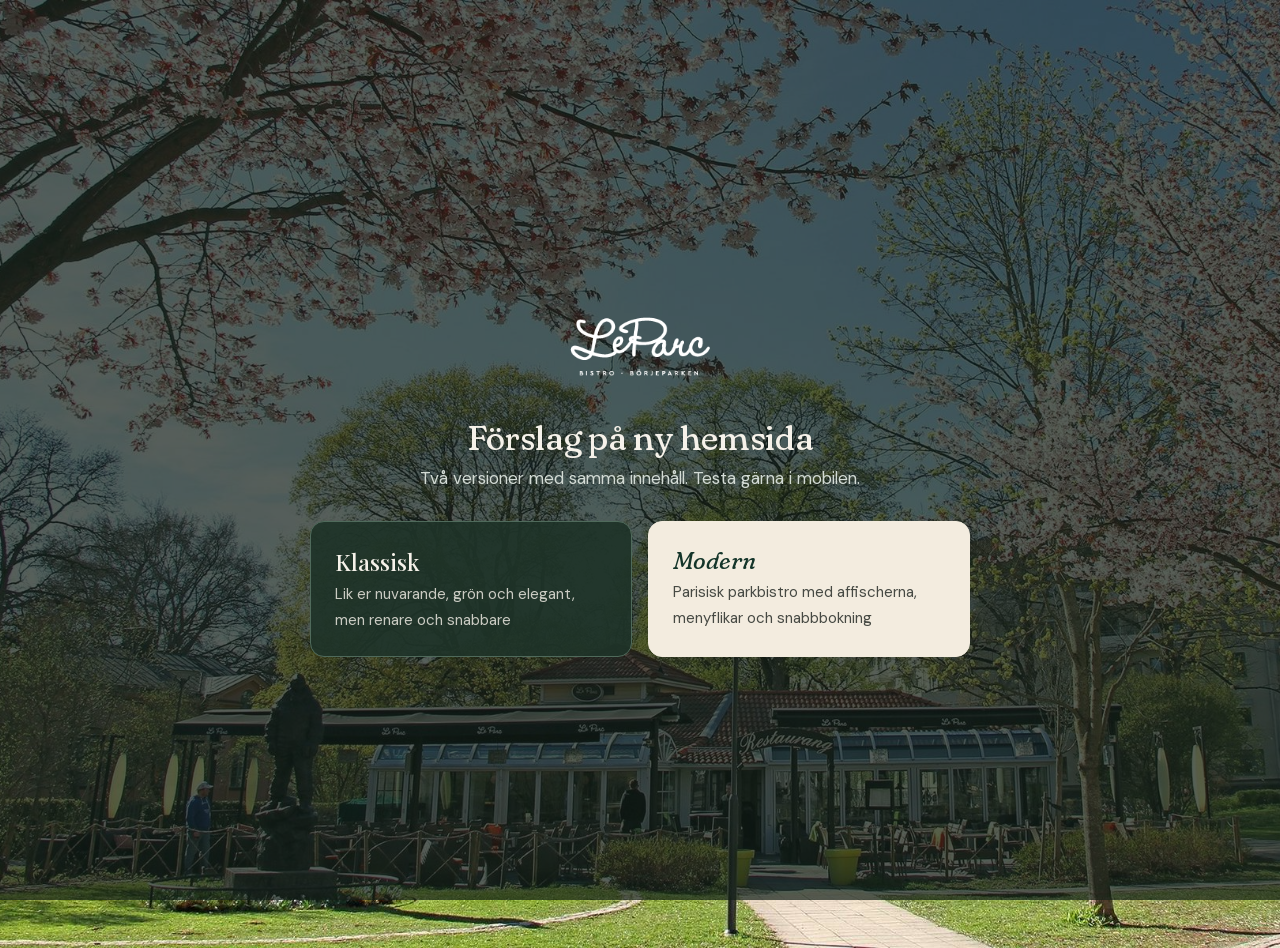
<file: index.html>
<!doctype html>
<html lang="sv">
<head>
<meta charset="utf-8">
<meta name="viewport" content="width=device-width, initial-scale=1">
<meta name="robots" content="noindex">
<title>Le Parc Bistro – förslag på ny hemsida</title>
<meta property="og:title" content="Le Parc Bistro – förslag på ny hemsida">
<meta property="og:description" content="Två versioner med samma innehåll: en klassisk och en modern.">
<meta property="og:image" content="https://leparc.sluggan.com/img/og.jpg">
<meta name="twitter:card" content="summary_large_image">
<link rel="icon" href="img/favicon.png">
<link rel="apple-touch-icon" href="img/apple-touch-icon.png">
<link rel="stylesheet" href="fonts/fonts.css">
<style>
  body{margin:0;min-height:100vh;min-height:100svh;display:grid;place-items:center;background:#1f3329 url("img/park.jpg") center/cover;color:#f6f2ea;font:17px/1.5 'DM Sans',system-ui,sans-serif;padding:24px;position:relative}
  body::before{content:"";position:fixed;inset:0;background:rgba(18,30,24,.7)}
  main{max-width:660px;width:100%;text-align:center;position:relative}
  main>img{width:200px;height:auto;margin:0 auto 18px;display:block}
  h1{font:400 34px/1.15 'Fraunces',Georgia,serif;letter-spacing:-.01em;margin:0 0 8px}
  p{color:#d3dbd5;margin:0 0 30px}
  .grid{display:grid;grid-template-columns:1fr 1fr;gap:16px;text-align:left}
  a{display:block;padding:24px;border-radius:14px;text-decoration:none;color:inherit;border:1px solid #4f6a5b;background:rgba(31,51,41,.92);transition:border-color .2s}
  a:hover{border-color:#b38b4d}
  a.modern{background:#f3ecdf;color:#1b211d;border-color:#f3ecdf}
  a.modern:hover{border-color:#d1492c}
  b{display:block;margin-bottom:4px}
  a:not(.modern) b{font:500 23px 'Playfair Display',serif}
  a.modern b{font:italic 400 24px 'Fraunces',serif;color:#14352a}
  small{opacity:.8;font-size:15px}
  @media (max-width:520px){.grid{grid-template-columns:1fr}h1{font-size:28px}}
</style>
</head>
<body>
<main>
  <img src="img/logo-vit.png" width="272" height="150" alt="Le Parc – Bistro i Börjeparken">
  <h1>Förslag på ny hemsida</h1>
  <p>Två versioner med samma innehåll. Testa gärna i mobilen.</p>
  <div class="grid">
    <a href="klassisk/"><b>Klassisk</b><small>Lik er nuvarande, grön och elegant, men renare och snabbare</small></a>
    <a class="modern" href="modern/"><b>Modern</b><small>Parisisk parkbistro med affischerna, menyflikar och snabbbokning</small></a>
  </div>
</main>
</body>
</html>
</file>
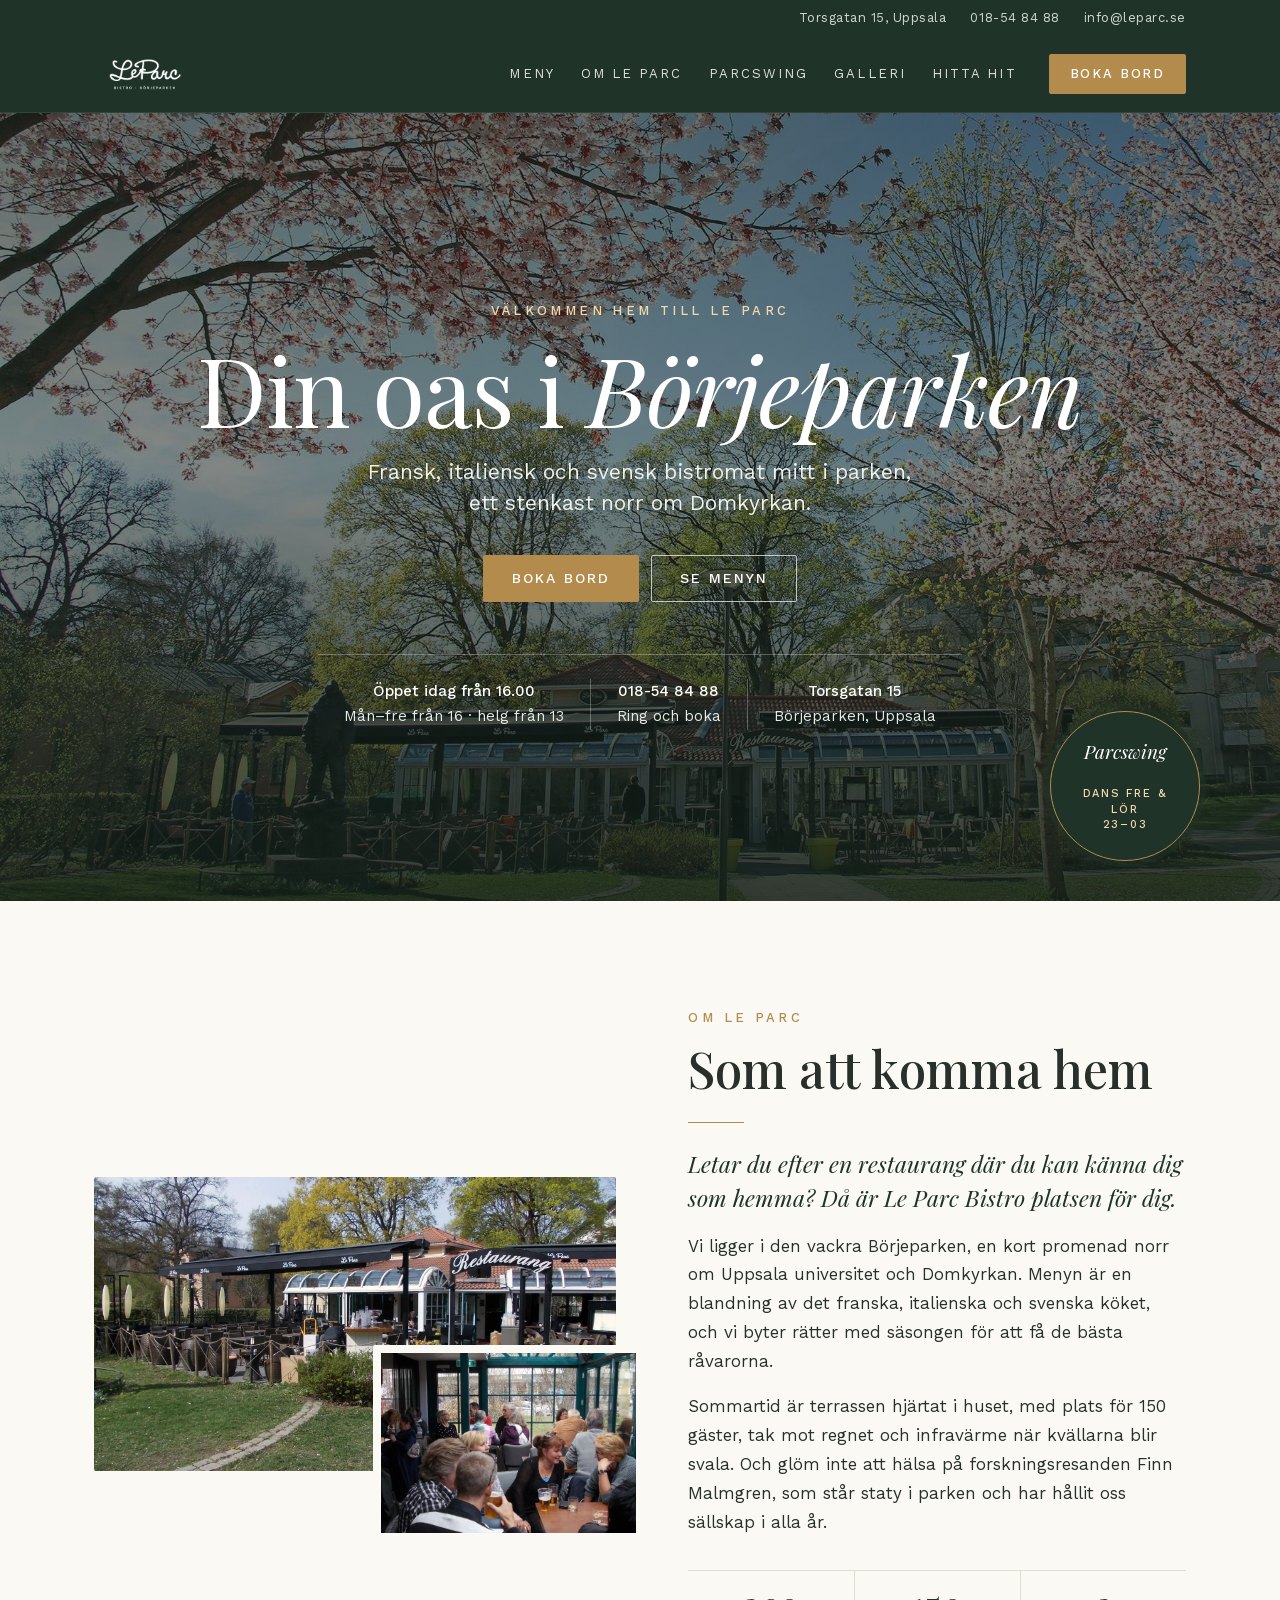
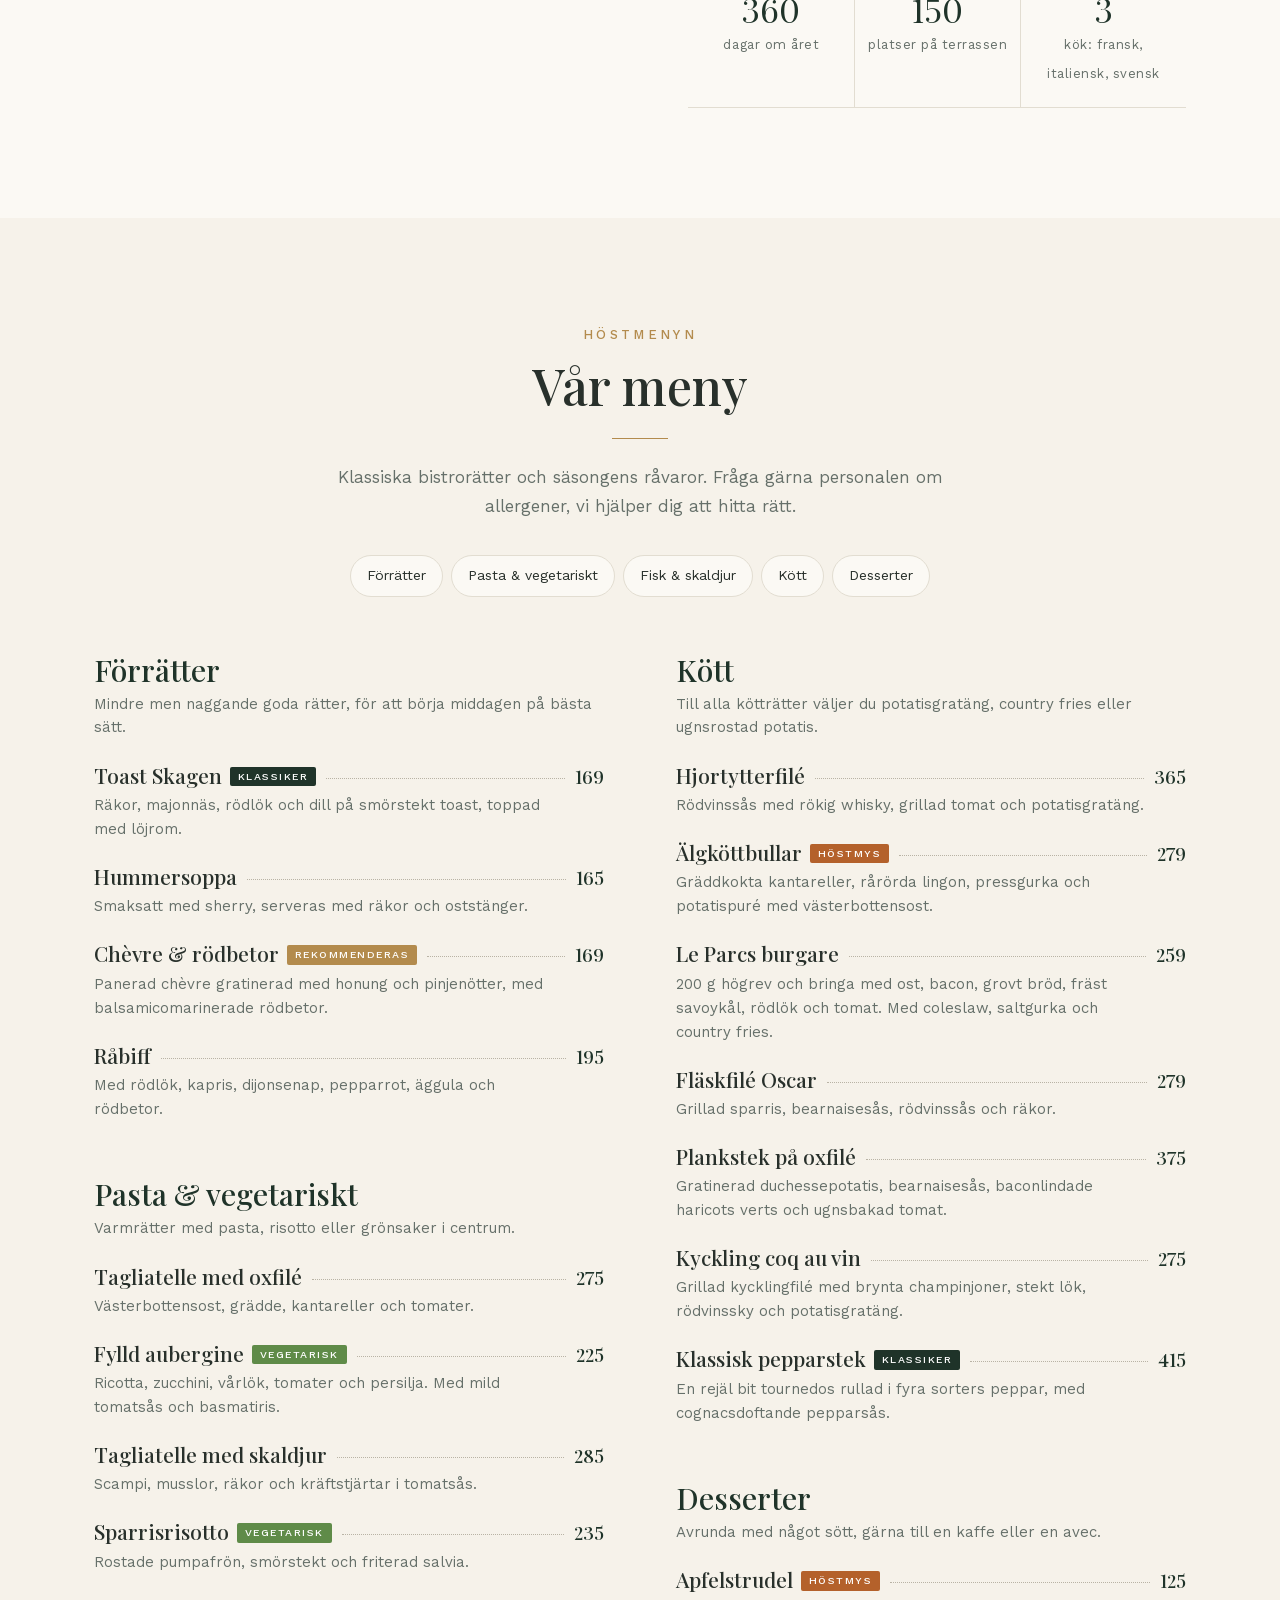
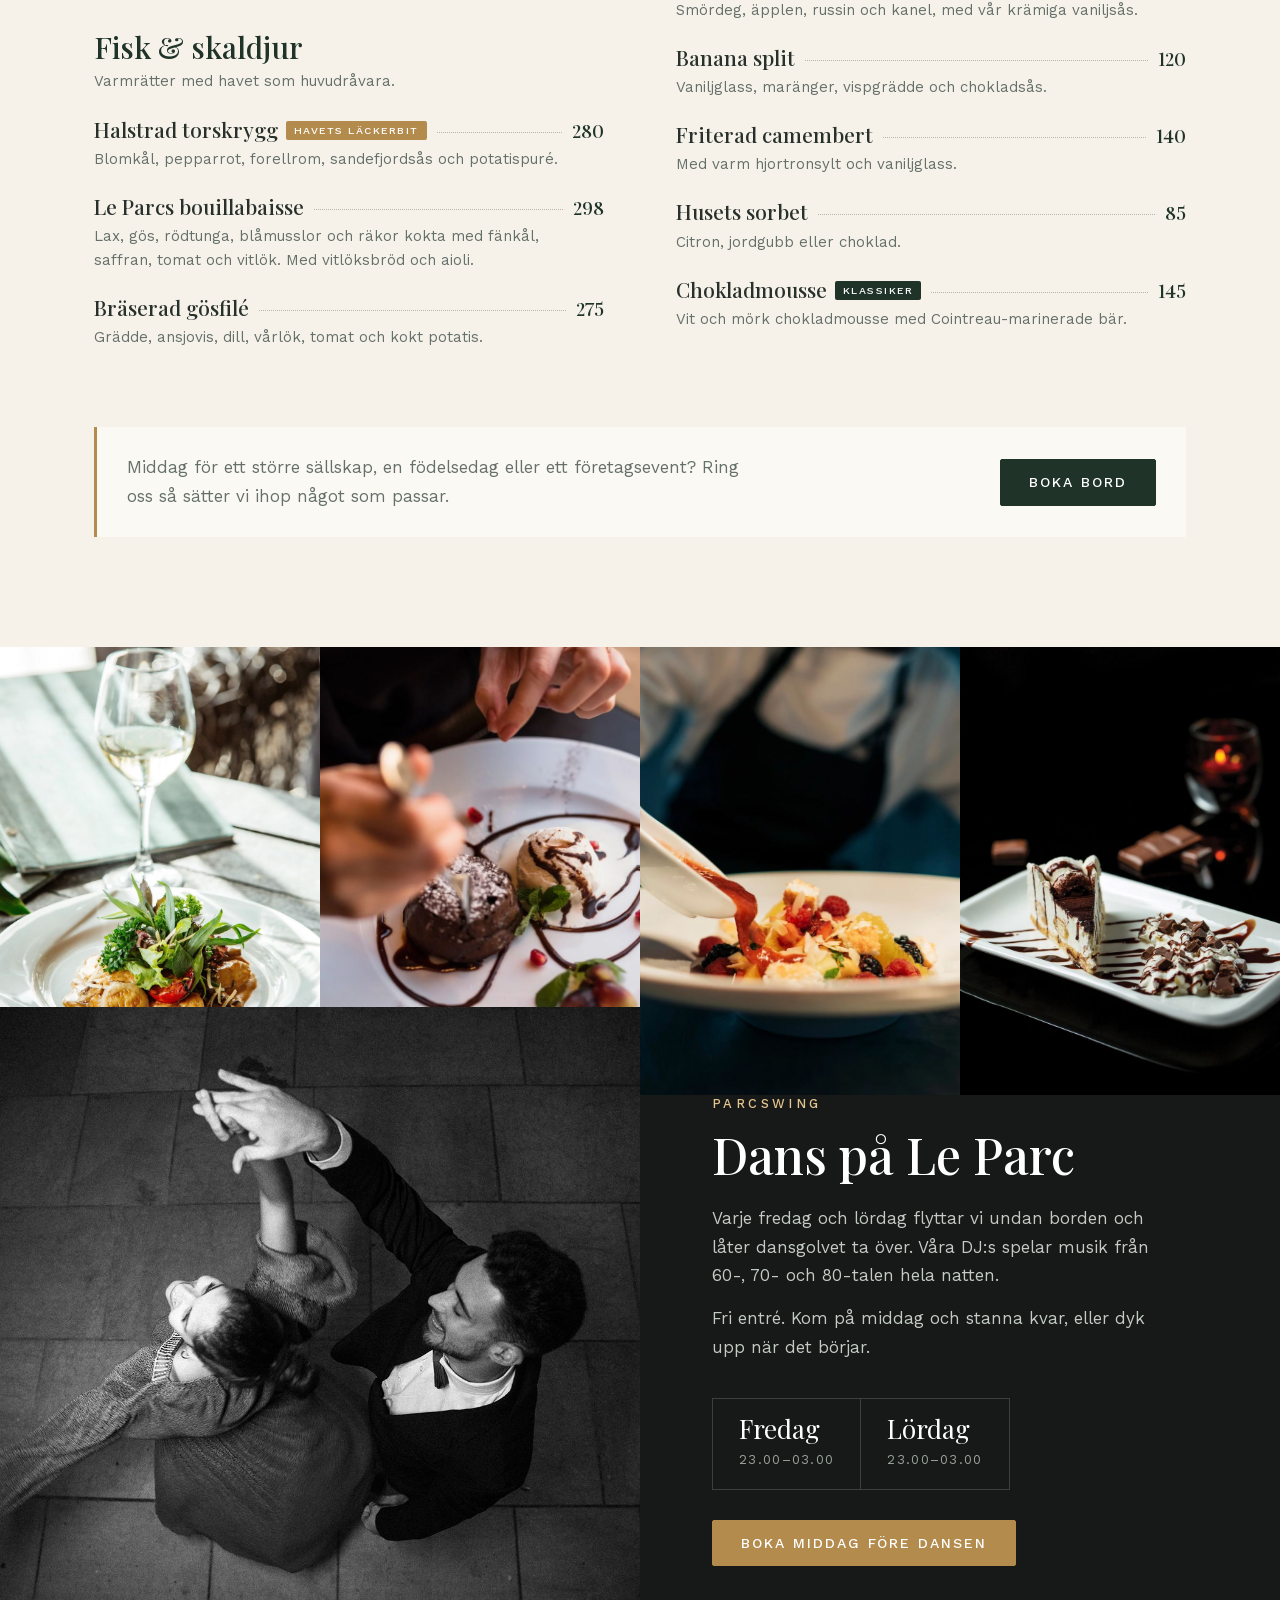
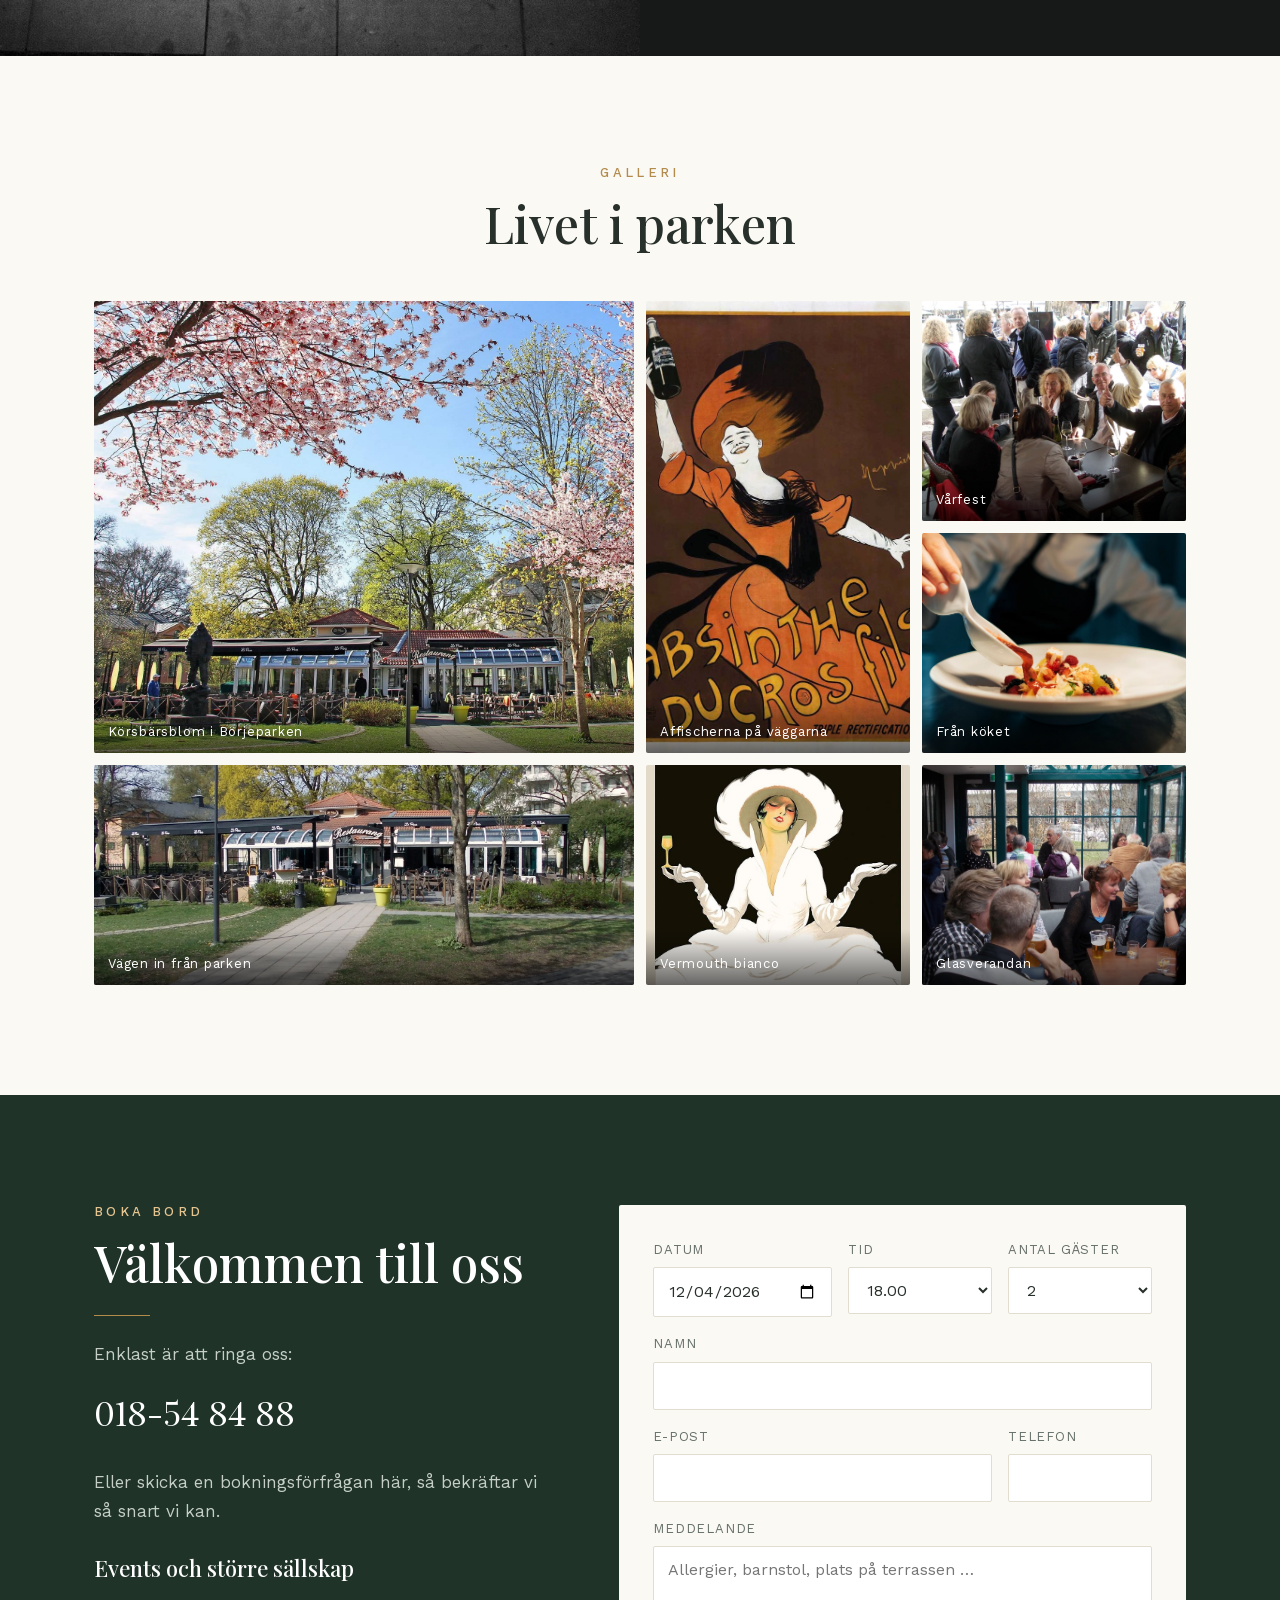
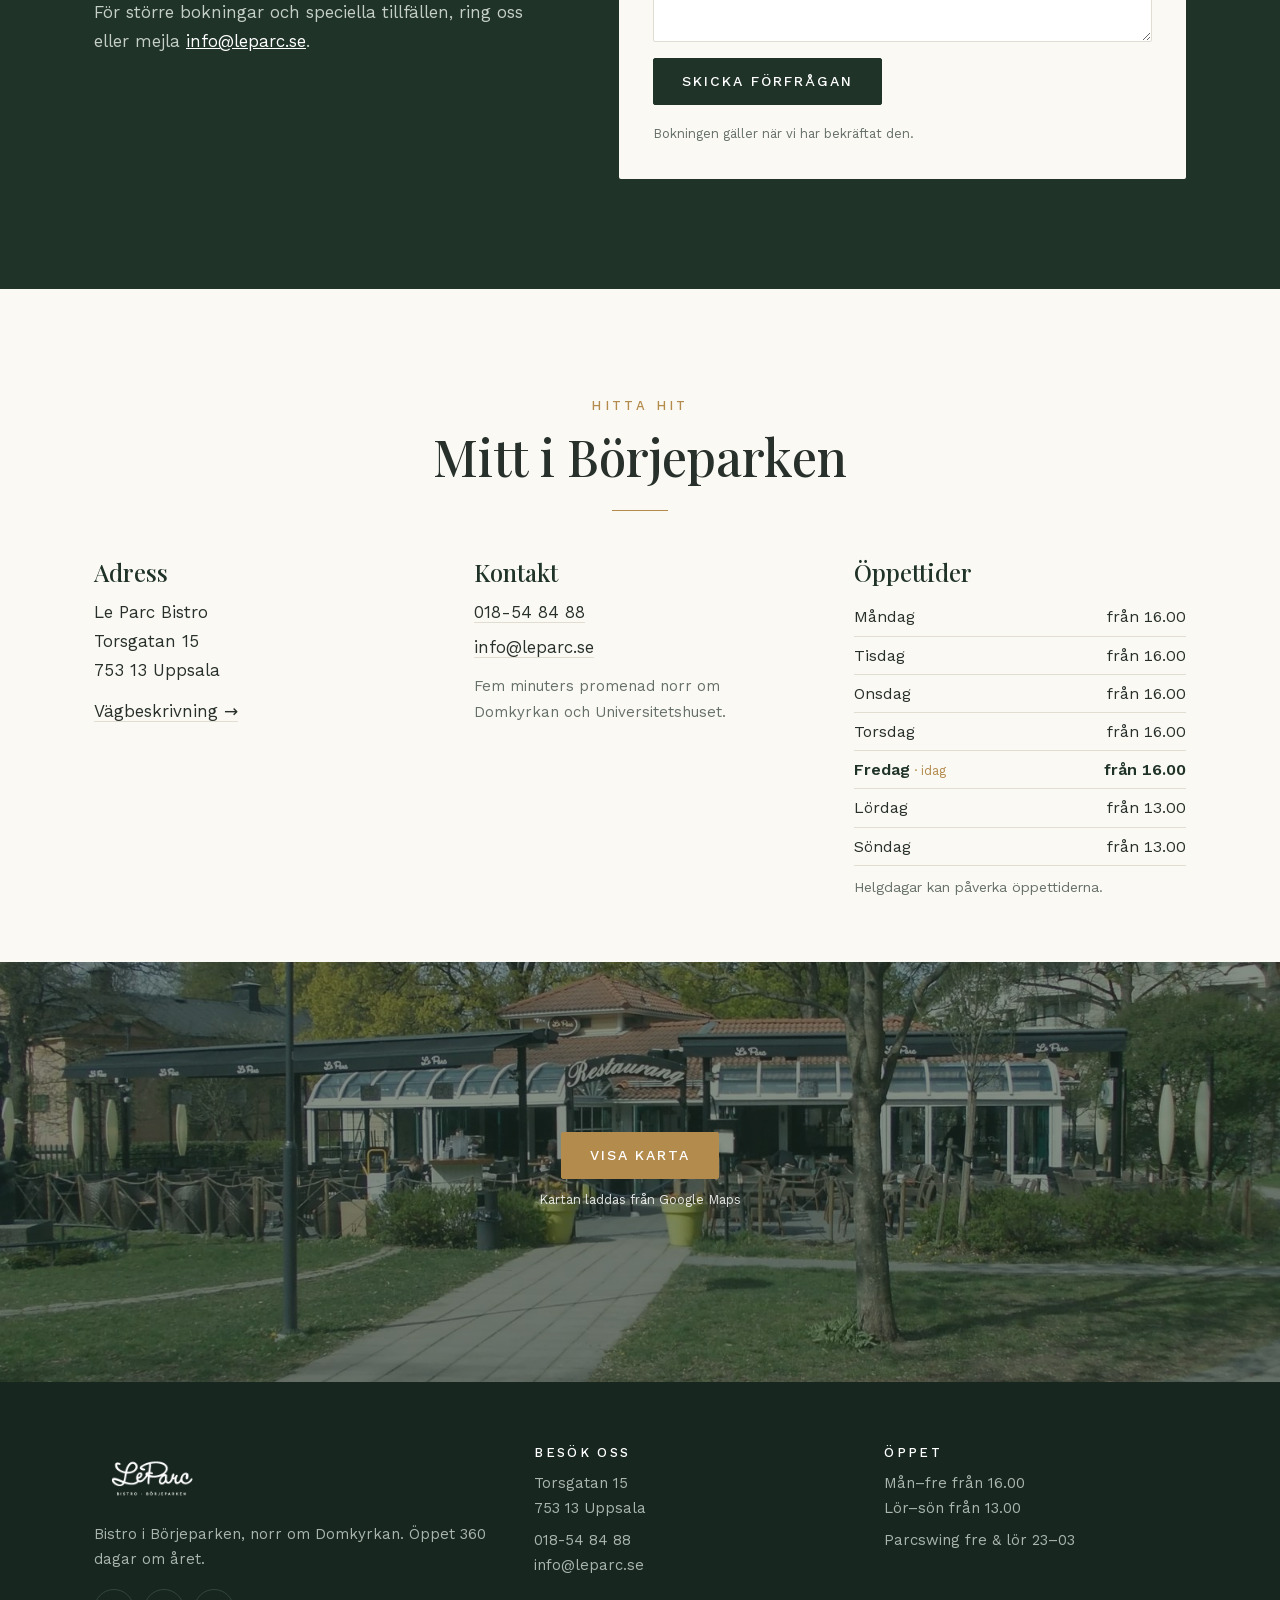
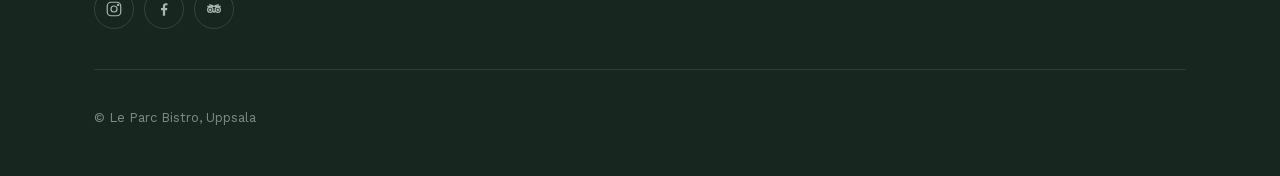
<file: klassisk/index.html>
<!doctype html>
<html lang="sv">
<head>
<meta charset="utf-8">
<meta name="viewport" content="width=device-width, initial-scale=1">
<meta name="robots" content="noindex">
<title>Le Parc Bistro – restaurang i Börjeparken, Uppsala</title>
<meta name="description" content="Bistro med fransk, italiensk och svensk mat i Börjeparken, norr om Domkyrkan i Uppsala. Terrass för 150 gäster, Parcswing med dans fredag och lördag. Boka bord på 018-54 84 88.">
<meta property="og:type" content="website">
<meta property="og:site_name" content="Le Parc Bistro">
<meta property="og:locale" content="sv_SE">
<meta property="og:title" content="Le Parc Bistro – din oas i Börjeparken">
<meta property="og:description" content="Fransk, italiensk och svensk bistromat i Börjeparken, Uppsala. Terrass för 150 gäster och dans fredag och lördag.">
<meta property="og:url" content="https://leparc.sluggan.com/klassisk/">
<meta property="og:image" content="https://leparc.sluggan.com/img/og.jpg">
<meta property="og:image:alt" content="Le Parc i Börjeparken med körsbärsträden i blom">
<meta name="twitter:card" content="summary_large_image">
<meta name="theme-color" content="#1f3329">
<link rel="icon" href="../img/favicon.png">
<link rel="apple-touch-icon" href="../img/apple-touch-icon.png">
<link rel="preload" href="../fonts/playfair.woff2" as="font" type="font/woff2" crossorigin>
<link rel="stylesheet" href="../fonts/fonts.css">
<script type="application/ld+json">
{
  "@context": "https://schema.org",
  "@type": "Restaurant",
  "@id": "https://leparc.se/#restaurang",
  "name": "Le Parc Bistro",
  "description": "Bistro i Börjeparken i Uppsala med en meny som blandar det franska, italienska och svenska köket. Terrass för 150 gäster och Parcswing med dans fredag och lördag.",
  "url": "https://leparc.se/",
  "image": "https://leparc.sluggan.com/img/og.jpg",
  "logo": "https://leparc.sluggan.com/img/trad.png",
  "telephone": "+4618548488",
  "email": "info@leparc.se",
  "servesCuisine": ["Franskt", "Italienskt", "Svenskt"],
  "priceRange": "85–415 kr",
  "acceptsReservations": true,
  "menu": "https://leparc.se/meny/",
  "geo": {"@type": "GeoCoordinates", "latitude": 59.86067, "longitude": 17.62471},
  "address": {
    "@type": "PostalAddress",
    "streetAddress": "Torsgatan 15",
    "postalCode": "753 13",
    "addressLocality": "Uppsala",
    "addressCountry": "SE"
  }, "opens": "16:00", "closes": "23:00"},
    {"@type": "OpeningHoursSpecification", "dayOfWeek": ["Saturday", "Sunday"], "opens": "13:00", "closes": "23:00"}
  ],
  "sameAs": [
    "https://www.instagram.com/leparc_uppsala",
    "https://www.facebook.com/leparcuppsala/",
    "https://www.tripadvisor.se/Restaurant_Review-g189871-d784309-Reviews-Le_Parc-Uppsala_Uppsala_County.html"
  ]
}
</script>
<style>
:root{
  --green:#1f3329;
  --green-2:#2a4537;
  --green-3:#3d5e4b;
  --cream:#f6f2ea;
  --paper:#fbf9f4;
  --text:#28302b;
  --muted:#66706a;
  --line:#e2ddd1;
  --brass:#b38b4d;
  --brass-d:#97733a;
  --serif:'Playfair Display',Georgia,serif;
  --sans:'Work Sans',system-ui,-apple-system,'Segoe UI',sans-serif;
}
*{box-sizing:border-box}
html{scroll-behavior:smooth;scroll-padding-top:76px}
body{margin:0;background:var(--paper);color:var(--text);font:400 17px/1.7 var(--sans);-webkit-font-smoothing:antialiased}
img{max-width:100%;height:auto;display:block}
a{color:inherit}
h1,h2,h3{font-family:var(--serif);font-weight:500;line-height:1.15;margin:0}
.wrap{max-width:1140px;margin:0 auto;padding:0 24px}
.narrow{max-width:760px}
.center{text-align:center}
.eyebrow{display:block;color:var(--brass);font:500 13px/1 var(--sans);letter-spacing:.26em;text-transform:uppercase;margin-bottom:16px}
.rule{width:56px;height:1px;background:var(--brass);border:0;margin:24px auto}
h2{font-size:clamp(34px,4.6vw,50px)}

.btn{display:inline-flex;align-items:center;justify-content:center;white-space:nowrap;padding:14px 28px;border-radius:2px;background:var(--brass);color:#fff;text-decoration:none;font:500 14px/1.2 var(--sans);letter-spacing:.14em;text-transform:uppercase;border:1px solid var(--brass);cursor:pointer;transition:background .2s,color .2s,border-color .2s}
.btn:hover{background:var(--brass-d);border-color:var(--brass-d)}
.btn.ghost{background:transparent;border-color:rgba(255,255,255,.7);color:#fff}
.btn.ghost:hover{background:#fff;color:var(--green);border-color:#fff}
.btn.dark{background:var(--green);border-color:var(--green)}
.btn.dark:hover{background:var(--green-2)}

/* sidhuvud */
.topline{background:var(--green);color:#cfd8d1;font-size:13px;letter-spacing:.04em}
.topline .wrap{display:flex;gap:24px;justify-content:flex-end;height:36px;align-items:center}
.topline a{text-decoration:none}
.topline a:hover{color:#fff}
header{position:sticky;top:0;z-index:20;background:var(--green);color:#fff;border-bottom:1px solid rgba(255,255,255,.08)}
.bar{display:flex;align-items:center;gap:30px;height:76px}
.logo{margin-right:auto;display:block}
.logo img{height:56px;width:auto}
nav{display:flex;gap:26px;align-items:center}
nav a{text-decoration:none;font-size:13px;letter-spacing:.16em;text-transform:uppercase;opacity:.85;padding:6px 0}
nav a:hover{opacity:1;box-shadow:0 1px 0 var(--brass)}
nav .btn{opacity:1;padding:11px 20px;font-size:13px;margin-left:6px}
nav .btn:hover{box-shadow:none}
.menu-btn{display:none;background:none;border:0;color:#fff;padding:8px;margin-right:-8px;cursor:pointer}
.menu-btn svg{width:26px;height:26px;display:block}

/* hero */
.hero{position:relative;min-height:calc(100svh - 112px);display:grid;place-items:center;text-align:center;color:#fff;background:var(--green) url("../img/park.jpg") center 60%/cover;padding:90px 0 70px}
.hero::before{content:"";position:absolute;inset:0;background:linear-gradient(180deg,rgba(18,30,24,.62),rgba(18,30,24,.52) 45%,rgba(18,30,24,.86))}
.hero .wrap{position:relative}
.hero .eyebrow{color:#f1d9ae}
.hero h1{font-size:clamp(48px,8.4vw,96px);font-weight:400;letter-spacing:-.01em;margin-bottom:12px}
.hero h1 em{font-style:italic}
.hero .sub{font:400 clamp(18px,2vw,21px)/1.5 var(--sans);color:#eef1ec;margin:0 auto 36px;max-width:560px}
.hero .ctas{display:flex;gap:12px;justify-content:center;flex-wrap:wrap;margin-bottom:52px}
.hero-info{display:inline-flex;flex-wrap:wrap;justify-content:center;border-top:1px solid rgba(255,255,255,.28);padding-top:24px;font-size:15px;color:#e6ebe6}
.hero-info div{padding:0 26px;border-left:1px solid rgba(255,255,255,.28)}
.hero-info div:first-child{border-left:0}
.hero-info b{display:block;color:#fff;font-weight:500}
.swing-badge{position:absolute;right:max(24px,calc(50% - 560px));bottom:40px;width:150px;height:150px;border-radius:50%;background:var(--green);border:1px solid var(--brass);display:grid;place-items:center;text-align:center;text-decoration:none;font:italic 400 19px/1.25 var(--serif);color:#fff;padding:18px;box-shadow:0 0 0 6px rgba(31,51,41,.5);transition:transform .2s}
.swing-badge:hover{transform:rotate(-4deg) scale(1.04)}
.swing-badge small{display:block;font:500 11px/1.4 var(--sans);letter-spacing:.16em;text-transform:uppercase;color:#f1d9ae;font-style:normal;margin-top:4px}

/* om */
.about{padding:110px 0}
.about-grid{display:grid;grid-template-columns:1.05fr 1fr;gap:72px;align-items:center}
.about-grid .photos{position:relative;padding:0 0 70px 0}
.about-grid .photos img{border-radius:2px}
.about-grid .photos .small{position:absolute;right:-28px;bottom:0;width:52%;border:8px solid var(--paper)}
.about p{margin:0 0 16px}
.about .lead{font:italic 400 23px/1.5 var(--serif);color:var(--green)}
.facts{display:grid;grid-template-columns:repeat(3,1fr);gap:0;margin:34px 0 0;border-top:1px solid var(--line);border-bottom:1px solid var(--line)}
.facts div{padding:20px 12px;text-align:center;border-left:1px solid var(--line)}
.facts div:first-child{border-left:0}
.facts b{display:block;font:400 34px/1.1 var(--serif);color:var(--green);font-variant-numeric:lining-nums}
.facts span{font-size:13px;color:var(--muted);letter-spacing:.04em}

/* meny */
.menu-sec{background:var(--cream);padding:110px 0}
.menu-sec .intro{color:var(--muted);max-width:620px;margin:0 auto}
.chips{display:flex;gap:8px;justify-content:center;flex-wrap:wrap;margin:34px 0 56px}
.chips a{padding:8px 16px;border:1px solid var(--line);border-radius:40px;text-decoration:none;font-size:14px;background:var(--paper)}
.chips a:hover{border-color:var(--green);color:var(--green)}
.cols{display:grid;grid-template-columns:1fr 1fr;gap:56px 72px}
.group h3{font-size:30px;color:var(--green);margin-bottom:6px}
.group .gdesc{color:var(--muted);font-size:15px;margin:0 0 22px;line-height:1.55}
.dish{margin-bottom:22px}
.row{display:flex;align-items:baseline;gap:10px}
.row .n{font:500 21px/1.3 var(--serif)}
.row .dots{flex:1;border-bottom:1px dotted #b9b3a5;transform:translateY(-5px)}
.row .p{font:500 19px/1 var(--serif);color:var(--green);font-variant-numeric:lining-nums}
.desc{margin:4px 0 0;color:var(--muted);font-size:15px;line-height:1.6;max-width:92%}
.tag{display:inline-block;font:500 10.5px/1 var(--sans);letter-spacing:.14em;text-transform:uppercase;padding:5px 8px 4px;border-radius:2px;background:var(--green);color:#fff;vertical-align:4px;margin-left:8px}
.tag.veg{background:#5f8b48}
.tag.host{background:#b4612b}
.tag.rek{background:var(--brass)}
.menu-note{margin-top:56px;padding:26px 30px;background:var(--paper);border-left:3px solid var(--brass);display:flex;gap:24px;align-items:center;justify-content:space-between;flex-wrap:wrap}
.menu-note p{margin:0;max-width:640px;color:var(--muted)}

/* bildband */
.strip{display:grid;grid-template-columns:repeat(4,1fr);height:360px}
.strip img{width:100%;height:100%;object-fit:cover}

/* parcswing */
.swing{background:#161917;color:#e9ece8;display:grid;grid-template-columns:1fr 1fr;align-items:stretch}
.swing .img{background:url("../img/parcswing.jpg") center/cover;min-height:520px}
.swing .txt{padding:90px 72px;display:flex;flex-direction:column;justify-content:center}
.swing .eyebrow{color:#e4c48f}
.swing h2{color:#fff;margin-bottom:20px}
.swing p{margin:0 0 14px;color:#c4cbc5;max-width:460px}
.swing-times{display:flex;gap:0;margin:22px 0 30px;border:1px solid #3a403c;width:max-content;max-width:100%}
.swing-times div{padding:16px 26px;border-left:1px solid #3a403c}
.swing-times div:first-child{border-left:0}
.swing-times b{display:block;font:400 26px/1.1 var(--serif);color:#fff;font-variant-numeric:lining-nums}
.swing-times span{font-size:13px;color:#9aa39c;letter-spacing:.1em;text-transform:uppercase}

/* galleri */
.gallery{padding:110px 0}
.grid{display:grid;grid-template-columns:repeat(4,1fr);grid-auto-rows:220px;gap:12px;margin-top:48px}
.grid figure{margin:0;position:relative;overflow:hidden;border-radius:2px;background:var(--cream)}
.grid img{width:100%;height:100%;object-fit:cover;transition:transform .6s}
.grid figure:hover img{transform:scale(1.04)}
.grid .wide{grid-column:span 2}
.grid .tall{grid-row:span 2}
.grid figcaption{position:absolute;left:0;right:0;bottom:0;padding:24px 14px 10px;background:linear-gradient(transparent,rgba(0,0,0,.6));color:#fff;font-size:13px;letter-spacing:.06em}

/* boka */
.booking{background:var(--green);color:#e6ebe6;padding:110px 0}
.booking .eyebrow{color:#e4c48f}
.booking h2{color:#fff}
.book-grid{display:grid;grid-template-columns:1fr 1.25fr;gap:72px;align-items:start}
.book-grid p{color:#c5cfc8}
.book-grid .phone{font:400 34px/1.2 var(--serif);color:#fff;text-decoration:none;display:inline-block;margin:6px 0 18px;font-variant-numeric:lining-nums}
.book-grid .phone:hover{color:#f1d9ae}
.book-grid h3{font-size:22px;color:#fff;margin:30px 0 8px}
form{display:grid;grid-template-columns:repeat(3,1fr);gap:16px;background:var(--paper);color:var(--text);padding:34px;border-radius:2px}
form .full{grid-column:1/-1}
form .two{grid-column:span 2}
label{display:flex;flex-direction:column;gap:6px;font-size:13px;letter-spacing:.06em;text-transform:uppercase;color:var(--muted)}
input,select,textarea{font:400 16px/1.4 var(--sans);color:var(--text);padding:12px 14px;border:1px solid var(--line);border-radius:2px;background:#fff;width:100%;text-transform:none;letter-spacing:0}
input:focus,select:focus,textarea:focus{outline:2px solid var(--brass);outline-offset:-1px;border-color:var(--brass)}
textarea{min-height:96px;resize:vertical}
form .btn{justify-self:start}
.form-foot{display:flex;align-items:center;gap:18px;flex-wrap:wrap}
.form-foot small{color:var(--muted);font-size:13px}
.sent{display:none;margin:0;padding:12px 14px;background:#e9f0e8;color:#2d5131;border-radius:2px;font-size:15px}
.sent.show{display:block}

/* hitta hit */
.find{padding:110px 0 0}
.find-grid{display:grid;grid-template-columns:repeat(3,1fr);gap:48px;margin:48px 0 56px}
.find-grid h3{font-size:24px;color:var(--green);margin-bottom:12px}
.find-grid p{margin:0 0 6px}
.find-grid a{text-decoration:none;border-bottom:1px solid var(--line)}
.find-grid a:hover{border-color:var(--brass)}
.hours{width:100%;border-collapse:collapse;font-size:16px}
.hours td{padding:5px 0;border-bottom:1px solid var(--line)}
.hours td:last-child{text-align:right;font-variant-numeric:tabular-nums}
.hours tr.today td{color:var(--green);font-weight:600}
.hours tr.today td:first-child::after{content:" · idag";font-weight:400;color:var(--brass);font-size:13px}
.map{position:relative;height:420px;background:var(--cream) url("../img/entre.jpg") center/cover}
.map::before{content:"";position:absolute;inset:0;background:rgba(31,51,41,.55)}
.map iframe{position:relative;width:100%;height:100%;border:0;display:block}
.map-load{position:relative;width:100%;height:100%;background:none;border:0;cursor:pointer;display:flex;flex-direction:column;align-items:center;justify-content:center;gap:10px;color:#fff;font:inherit}
.map-load small{font-size:13px;opacity:.85}

/* sidfot */
footer{background:#172720;color:#a9b5ad;padding:64px 0 34px;font-size:15px}
.foot{display:grid;grid-template-columns:1.3fr 1fr 1fr;gap:48px;padding-bottom:40px;border-bottom:1px solid #2c3d34}
.foot img{height:64px;width:auto;margin-bottom:12px}
.foot h4{margin:0 0 12px;color:#fff;font:500 13px/1 var(--sans);letter-spacing:.18em;text-transform:uppercase}
.foot p{margin:0 0 6px}
.foot a{text-decoration:none}
.foot a:hover{color:#fff}
.social{display:flex;gap:10px;margin-top:16px}
.social a{width:40px;height:40px;border:1px solid #33463b;border-radius:50%;display:grid;place-items:center}
.social a:hover{border-color:var(--brass);color:#fff}
.social svg{width:18px;height:18px}
.copy{padding-top:24px;font-size:13px;color:#7e8d83}

.callbar{display:none}

@media (max-width:980px){
  .topline{display:none}
  nav{position:fixed;inset:76px 0 auto 0;flex-direction:column;align-items:stretch;gap:0;background:var(--green);padding:8px 24px 24px;transform:translateY(-120%);transition:transform .3s;box-shadow:0 12px 24px rgba(0,0,0,.2);z-index:-1}
  nav.open{transform:none}
  nav a{padding:15px 0;border-bottom:1px solid rgba(255,255,255,.08);font-size:14px}
  nav .btn{margin:18px 0 0}
  .menu-btn{display:block}
  .hero{min-height:calc(100svh - 76px)}
  .swing-badge{display:none}
  .about-grid,.book-grid{grid-template-columns:1fr;gap:48px}
  .about-grid .photos .small{right:0}
  .swing{grid-template-columns:1fr}
  .swing .img{min-height:320px}
  .swing .txt{padding:64px 24px}
  .cols{grid-template-columns:1fr;gap:48px}
  .find-grid{grid-template-columns:1fr 1fr}
  .foot{grid-template-columns:1fr 1fr}
  .foot>div:first-child{grid-column:1/-1}
  .strip{grid-template-columns:repeat(2,1fr);height:auto}
  .strip img{aspect-ratio:4/3}
}
@media (max-width:640px){
  body{font-size:16px;padding-bottom:68px}
  .about,.menu-sec,.gallery,.booking{padding:76px 0}
  .find{padding-top:76px}
  .hero-info{display:grid;gap:14px;border:0}
  .hero-info div{border:0;padding:0}
  .facts b{font-size:28px}
  .row .n{font-size:19px}
  .grid{grid-template-columns:1fr 1fr;grid-auto-rows:160px}
  .grid .wide{grid-column:span 2}
  form{grid-template-columns:1fr 1fr;padding:22px}
  form .half,form .two{grid-column:1/-1}
  .find-grid,.foot{grid-template-columns:1fr}
  .map{height:320px}
  .swing-times div{padding:14px 18px}
  .callbar{display:grid;grid-template-columns:1fr 1fr;gap:8px;position:fixed;left:0;right:0;bottom:0;z-index:30;padding:10px 12px calc(10px + env(safe-area-inset-bottom));background:var(--green);box-shadow:0 -6px 18px rgba(0,0,0,.15)}
  .callbar .btn{padding:13px 10px}
}
</style>
</head>
<body>

<div class="topline">
  <div class="wrap">
    <a href="https://maps.app.goo.gl/FkVsGXXeb9VBwCPcA" target="_blank" rel="noopener">Torsgatan 15, Uppsala</a>
    <a href="tel:+4618548488">018-54 84 88</a>
    <a href="mailto:info@leparc.se">info@leparc.se</a>
  </div>
</div>

<header id="hdr">
  <div class="wrap bar">
    <a class="logo" href="#top"><img src="../img/logo-vit.png" width="272" height="150" alt="Le Parc – Bistro i Börjeparken"></a>
    <nav id="nav" aria-label="Huvudmeny">
      <a href="#meny">Meny</a>
      <a href="#om">Om Le Parc</a>
      <a href="#parcswing">Parcswing</a>
      <a href="#galleri">Galleri</a>
      <a href="#hitta">Hitta hit</a>
      <a class="btn" href="#boka">Boka bord</a>
    </nav>
    <button class="menu-btn" id="menu-btn" aria-label="Meny" aria-expanded="false" aria-controls="nav"><svg viewBox="0 0 24 24" fill="none" stroke="currentColor" stroke-width="1.6" aria-hidden="true"><path d="M3 7h18M3 12h18M3 17h18"/></svg></button>
  </div>
</header>

<main>
<section class="hero" id="top">
  <div class="wrap">
    <span class="eyebrow">Välkommen hem till Le Parc</span>
    <h1>Din oas i <em>Börjeparken</em></h1>
    <p class="sub">Fransk, italiensk och svensk bistromat mitt i parken, ett stenkast norr om Domkyrkan.</p>
    <div class="ctas">
      <a class="btn" href="#boka">Boka bord</a>
      <a class="btn ghost" href="#meny">Se menyn</a>
    </div>
    <div class="hero-info">
      <div><b id="today">Öppet alla dagar</b>Mån–fre från 16 · helg från 13</div>
      <div><b>018-54 84 88</b>Ring och boka</div>
      <div><b>Torsgatan 15</b>Börjeparken, Uppsala</div>
    </div>
  </div>
  <a class="swing-badge" href="#parcswing">Parcswing<small>Dans fre &amp; lör<br>23–03</small></a>
</section>

<section class="about" id="om">
  <div class="wrap about-grid">
    <div class="photos">
      <img src="../img/terrass.jpg" width="1600" height="900" loading="lazy" alt="Le Parcs terrass och glasveranda i Börjeparken">
      <img class="small" src="../img/veranda.jpg" width="1400" height="985" loading="lazy" alt="Gäster i den inglasade verandan">
    </div>
    <div>
      <span class="eyebrow">Om Le Parc</span>
      <h2>Som att komma hem</h2>
      <hr class="rule" style="margin-left:0">
      <p class="lead">Letar du efter en restaurang där du kan känna dig som hemma? Då är Le Parc Bistro platsen för dig.</p>
      <p>Vi ligger i den vackra Börjeparken, en kort promenad norr om Uppsala universitet och Domkyrkan. Menyn är en blandning av det franska, italienska och svenska köket, och vi byter rätter med säsongen för att få de bästa råvarorna.</p>
      <p>Sommartid är terrassen hjärtat i huset, med plats för 150 gäster, tak mot regnet och infravärme när kvällarna blir svala. Och glöm inte att hälsa på forskningsresanden Finn Malmgren, som står staty i parken och har hållit oss sällskap i alla år.</p>
      <div class="facts">
        <div><b>360</b><span>dagar om året</span></div>
        <div><b>150</b><span>platser på terrassen</span></div>
        <div><b>3</b><span>kök: fransk, italiensk, svensk</span></div>
      </div>
    </div>
  </div>
</section>

<section class="menu-sec" id="meny">
  <div class="wrap">
    <div class="center">
      <span class="eyebrow">Höstmenyn</span>
      <h2>Vår meny</h2>
      <hr class="rule">
      <p class="intro">Klassiska bistrorätter och säsongens råvaror. Fråga gärna personalen om allergener, vi hjälper dig att hitta rätt.</p>
    </div>
    <div class="chips">
      <a href="#forratter">Förrätter</a>
      <a href="#pasta">Pasta &amp; vegetariskt</a>
      <a href="#fisk">Fisk &amp; skaldjur</a>
      <a href="#kott">Kött</a>
      <a href="#desserter">Desserter</a>
    </div>

    <div class="cols">
      <div>
        <div class="group" id="forratter">
          <h3>Förrätter</h3>
          <p class="gdesc">Mindre men naggande goda rätter, för att börja middagen på bästa sätt.</p>
          <div class="dish"><div class="row"><span class="n">Toast Skagen<span class="tag">Klassiker</span></span><span class="dots"></span><span class="p">169</span></div>
          <p class="desc">Räkor, majonnäs, rödlök och dill på smörstekt toast, toppad med löjrom.</p></div>
          <div class="dish"><div class="row"><span class="n">Hummersoppa</span><span class="dots"></span><span class="p">165</span></div>
          <p class="desc">Smaksatt med sherry, serveras med räkor och oststänger.</p></div>
          <div class="dish"><div class="row"><span class="n">Chèvre &amp; rödbetor<span class="tag rek">Rekommenderas</span></span><span class="dots"></span><span class="p">169</span></div>
          <p class="desc">Panerad chèvre gratinerad med honung och pinjenötter, med balsamicomarinerade rödbetor.</p></div>
          <div class="dish"><div class="row"><span class="n">Råbiff</span><span class="dots"></span><span class="p">195</span></div>
          <p class="desc">Med rödlök, kapris, dijonsenap, pepparrot, äggula och rödbetor.</p></div>
        </div>

        <div class="group" id="pasta" style="margin-top:56px">
          <h3>Pasta &amp; vegetariskt</h3>
          <p class="gdesc">Varmrätter med pasta, risotto eller grönsaker i centrum.</p>
          <div class="dish"><div class="row"><span class="n">Tagliatelle med oxfilé</span><span class="dots"></span><span class="p">275</span></div>
          <p class="desc">Västerbottensost, grädde, kantareller och tomater.</p></div>
          <div class="dish"><div class="row"><span class="n">Fylld aubergine<span class="tag veg">Vegetarisk</span></span><span class="dots"></span><span class="p">225</span></div>
          <p class="desc">Ricotta, zucchini, vårlök, tomater och persilja. Med mild tomatsås och basmatiris.</p></div>
          <div class="dish"><div class="row"><span class="n">Tagliatelle med skaldjur</span><span class="dots"></span><span class="p">285</span></div>
          <p class="desc">Scampi, musslor, räkor och kräftstjärtar i tomatsås.</p></div>
          <div class="dish"><div class="row"><span class="n">Sparrisrisotto<span class="tag veg">Vegetarisk</span></span><span class="dots"></span><span class="p">235</span></div>
          <p class="desc">Rostade pumpafrön, smörstekt och friterad salvia.</p></div>
        </div>

        <div class="group" id="fisk" style="margin-top:56px">
          <h3>Fisk &amp; skaldjur</h3>
          <p class="gdesc">Varmrätter med havet som huvudråvara.</p>
          <div class="dish"><div class="row"><span class="n">Halstrad torskrygg<span class="tag rek">Havets läckerbit</span></span><span class="dots"></span><span class="p">280</span></div>
          <p class="desc">Blomkål, pepparrot, forellrom, sandefjordsås och potatispuré.</p></div>
          <div class="dish"><div class="row"><span class="n">Le Parcs bouillabaisse</span><span class="dots"></span><span class="p">298</span></div>
          <p class="desc">Lax, gös, rödtunga, blåmusslor och räkor kokta med fänkål, saffran, tomat och vitlök. Med vitlöksbröd och aioli.</p></div>
          <div class="dish"><div class="row"><span class="n">Bräserad gösfilé</span><span class="dots"></span><span class="p">275</span></div>
          <p class="desc">Grädde, ansjovis, dill, vårlök, tomat och kokt potatis.</p></div>
        </div>
      </div>

      <div>
        <div class="group" id="kott">
          <h3>Kött</h3>
          <p class="gdesc">Till alla kötträtter väljer du potatisgratäng, country fries eller ugnsrostad potatis.</p>
          <div class="dish"><div class="row"><span class="n">Hjortytterfilé</span><span class="dots"></span><span class="p">365</span></div>
          <p class="desc">Rödvinssås med rökig whisky, grillad tomat och potatisgratäng.</p></div>
          <div class="dish"><div class="row"><span class="n">Älgköttbullar<span class="tag host">Höstmys</span></span><span class="dots"></span><span class="p">279</span></div>
          <p class="desc">Gräddkokta kantareller, rårörda lingon, pressgurka och potatispuré med västerbottensost.</p></div>
          <div class="dish"><div class="row"><span class="n">Le Parcs burgare</span><span class="dots"></span><span class="p">259</span></div>
          <p class="desc">200 g högrev och bringa med ost, bacon, grovt bröd, fräst savoykål, rödlök och tomat. Med coleslaw, saltgurka och country fries.</p></div>
          <div class="dish"><div class="row"><span class="n">Fläskfilé Oscar</span><span class="dots"></span><span class="p">279</span></div>
          <p class="desc">Grillad sparris, bearnaisesås, rödvinssås och räkor.</p></div>
          <div class="dish"><div class="row"><span class="n">Plankstek på oxfilé</span><span class="dots"></span><span class="p">375</span></div>
          <p class="desc">Gratinerad duchessepotatis, bearnaisesås, baconlindade haricots verts och ugnsbakad tomat.</p></div>
          <div class="dish"><div class="row"><span class="n">Kyckling coq au vin</span><span class="dots"></span><span class="p">275</span></div>
          <p class="desc">Grillad kycklingfilé med brynta champinjoner, stekt lök, rödvinssky och potatisgratäng.</p></div>
          <div class="dish"><div class="row"><span class="n">Klassisk pepparstek<span class="tag">Klassiker</span></span><span class="dots"></span><span class="p">415</span></div>
          <p class="desc">En rejäl bit tournedos rullad i fyra sorters peppar, med cognacsdoftande pepparsås.</p></div>
        </div>

        <div class="group" id="desserter" style="margin-top:56px">
          <h3>Desserter</h3>
          <p class="gdesc">Avrunda med något sött, gärna till en kaffe eller en avec.</p>
          <div class="dish"><div class="row"><span class="n">Apfelstrudel<span class="tag host">Höstmys</span></span><span class="dots"></span><span class="p">125</span></div>
          <p class="desc">Smördeg, äpplen, russin och kanel, med vår krämiga vaniljsås.</p></div>
          <div class="dish"><div class="row"><span class="n">Banana split</span><span class="dots"></span><span class="p">120</span></div>
          <p class="desc">Vaniljglass, maränger, vispgrädde och chokladsås.</p></div>
          <div class="dish"><div class="row"><span class="n">Friterad camembert</span><span class="dots"></span><span class="p">140</span></div>
          <p class="desc">Med varm hjortronsylt och vaniljglass.</p></div>
          <div class="dish"><div class="row"><span class="n">Husets sorbet</span><span class="dots"></span><span class="p">85</span></div>
          <p class="desc">Citron, jordgubb eller choklad.</p></div>
          <div class="dish"><div class="row"><span class="n">Chokladmousse<span class="tag">Klassiker</span></span><span class="dots"></span><span class="p">145</span></div>
          <p class="desc">Vit och mörk chokladmousse med Cointreau-marinerade bär.</p></div>
        </div>
      </div>
    </div>

    <div class="menu-note">
      <p>Middag för ett större sällskap, en födelsedag eller ett företagsevent? Ring oss så sätter vi ihop något som passar.</p>
      <a class="btn dark" href="#boka">Boka bord</a>
    </div>
  </div>
</section>

<div class="strip" aria-hidden="true">
  <img src="../img/ratt-varm.jpg" width="1000" height="1250" loading="lazy" alt="">
  <img src="../img/ratt-dessert.jpg" width="1400" height="935" loading="lazy" alt="">
  <img src="../img/ratt-sas.jpg" width="1400" height="931" loading="lazy" alt="">
  <img src="../img/ratt-choklad.jpg" width="900" height="1260" loading="lazy" alt="">
</div>

<section class="swing" id="parcswing">
  <div class="img" role="img" aria-label="Ett par som dansar swing"></div>
  <div class="txt">
    <span class="eyebrow">Parcswing</span>
    <h2>Dans på Le Parc</h2>
    <p>Varje fredag och lördag flyttar vi undan borden och låter dansgolvet ta över. Våra DJ:s spelar musik från 60-, 70- och 80-talen hela natten.</p>
    <p>Fri entré. Kom på middag och stanna kvar, eller dyk upp när det börjar.</p>
    <div class="swing-times">
      <div><b>Fredag</b><span>23.00–03.00</span></div>
      <div><b>Lördag</b><span>23.00–03.00</span></div>
    </div>
    <div><a class="btn" href="#boka">Boka middag före dansen</a></div>
  </div>
</section>

<section class="gallery" id="galleri">
  <div class="wrap">
    <div class="center">
      <span class="eyebrow">Galleri</span>
      <h2>Livet i parken</h2>
    </div>
    <div class="grid">
      <figure class="wide tall"><img src="../img/park.jpg" width="1920" height="1280" loading="lazy" alt="Le Parc bland körsbärsträden i Börjeparken"><figcaption>Körsbärsblom i Börjeparken</figcaption></figure>
      <figure class="tall"><img src="../img/affisch-absinthe.jpg" width="700" height="967" loading="lazy" alt="Vintageaffisch för Absinthe Ducros"><figcaption>Affischerna på väggarna</figcaption></figure>
      <figure><img src="../img/gaster.jpg" width="1400" height="1064" loading="lazy" alt="Glada gäster vid bordet"><figcaption>Vårfest</figcaption></figure>
      <figure><img src="../img/ratt-sas.jpg" width="1400" height="931" loading="lazy" alt="Kocken lägger upp en rätt"><figcaption>Från köket</figcaption></figure>
      <figure class="wide"><img src="../img/entre.jpg" width="1600" height="919" loading="lazy" alt="Gången fram till Le Parc"><figcaption>Vägen in från parken</figcaption></figure>
      <figure><img src="../img/affisch-martini.jpg" width="700" height="953" loading="lazy" alt="Vintageaffisch för Martini &amp; Rossi"><figcaption>Vermouth bianco</figcaption></figure>
      <figure><img src="../img/veranda.jpg" width="1400" height="985" loading="lazy" alt="Glasverandan full med gäster"><figcaption>Glasverandan</figcaption></figure>
    </div>
  </div>
</section>

<section class="booking" id="boka">
  <div class="wrap book-grid">
    <div>
      <span class="eyebrow">Boka bord</span>
      <h2>Välkommen till oss</h2>
      <hr class="rule" style="margin-left:0">
      <p>Enklast är att ringa oss:</p>
      <a class="phone" href="tel:+4618548488">018-54 84 88</a>
      <p>Eller skicka en bokningsförfrågan här, så bekräftar vi så snart vi kan.</p>
      <h3>Events och större sällskap</h3>
      <p>För större bokningar och speciella tillfällen, ring oss eller mejla <a href="mailto:info@leparc.se" style="color:#fff">info@leparc.se</a>.</p>
    </div>
    <form id="book-form" novalidate>
      <label>Datum<input name="datum" type="date" required id="datum"></label>
      <label>Tid<select name="tid" required id="tid"></select></label>
      <label>Antal gäster<select name="gaster" required>
        <option>1</option><option selected>2</option><option>3</option><option>4</option><option>5</option><option>6</option><option>7</option><option>8</option><option value="fler">Fler än 8</option>
      </select></label>
      <label class="full">Namn<input name="namn" required autocomplete="name"></label>
      <label class="two">E-post<input name="epost" type="email" required autocomplete="email"></label>
      <label class="half">Telefon<input name="telefon" type="tel" required autocomplete="tel"></label>
      <label class="full">Meddelande<textarea name="meddelande" placeholder="Allergier, barnstol, plats på terrassen …"></textarea></label>
      <div class="full form-foot">
        <button class="btn dark" type="submit">Skicka förfrågan</button>
        <small>Bokningen gäller när vi har bekräftat den.</small>
      </div>
      <p class="sent full" id="sent" role="status"></p>
    </form>
  </div>
</section>

<section class="find" id="hitta">
  <div class="wrap">
    <div class="center">
      <span class="eyebrow">Hitta hit</span>
      <h2>Mitt i Börjeparken</h2>
      <hr class="rule">
    </div>
    <div class="find-grid">
      <div>
        <h3>Adress</h3>
        <p>Le Parc Bistro<br>Torsgatan 15<br>753 13 Uppsala</p>
        <p style="margin-top:12px"><a href="https://maps.app.goo.gl/FkVsGXXeb9VBwCPcA" target="_blank" rel="noopener">Vägbeskrivning →</a></p>
      </div>
      <div>
        <h3>Kontakt</h3>
        <p><a href="tel:+4618548488">018-54 84 88</a></p>
        <p><a href="mailto:info@leparc.se">info@leparc.se</a></p>
        <p style="margin-top:12px;color:var(--muted);font-size:15px">Fem minuters promenad norr om Domkyrkan och Universitetshuset.</p>
      </div>
      <div>
        <h3>Öppettider</h3>
        <table class="hours" id="hours">
          <tr data-d="1"><td>Måndag</td><td>från 16.00</td></tr>
          <tr data-d="2"><td>Tisdag</td><td>från 16.00</td></tr>
          <tr data-d="3"><td>Onsdag</td><td>från 16.00</td></tr>
          <tr data-d="4"><td>Torsdag</td><td>från 16.00</td></tr>
          <tr data-d="5"><td>Fredag</td><td>från 16.00</td></tr>
          <tr data-d="6"><td>Lördag</td><td>från 13.00</td></tr>
          <tr data-d="0"><td>Söndag</td><td>från 13.00</td></tr>
        </table>
        <p style="margin-top:10px;color:var(--muted);font-size:14px">Helgdagar kan påverka öppettiderna.</p>
      </div>
    </div>
  </div>
  <div class="map" id="map"><button type="button" class="map-load"><span class="btn">Visa karta</span><small>Kartan laddas från Google Maps</small></button></div>
</section>
</main>

<footer>
  <div class="wrap">
    <div class="foot">
      <div>
        <img src="../img/logo-vit.png" width="272" height="150" alt="Le Parc">
        <p>Bistro i Börjeparken, norr om Domkyrkan. Öppet 360 dagar om året.</p>
        <div class="social">
          <a href="https://www.instagram.com/leparc_uppsala" target="_blank" rel="noopener" aria-label="Instagram"><svg viewBox="0 0 24 24" fill="none" stroke="currentColor" stroke-width="1.6"><rect x="3" y="3" width="18" height="18" rx="5"/><circle cx="12" cy="12" r="4"/><circle cx="17.5" cy="6.5" r=".8" fill="currentColor"/></svg></a>
          <a href="https://www.facebook.com/leparcuppsala/" target="_blank" rel="noopener" aria-label="Facebook"><svg viewBox="0 0 24 24" fill="currentColor"><path d="M13.5 21v-7.5h2.5l.4-3h-2.9V8.6c0-.9.3-1.5 1.5-1.5H16.6V4.4c-.3 0-1.2-.1-2.3-.1-2.3 0-3.8 1.4-3.8 3.9v2.3H8v3h2.5V21h3z"/></svg></a>
          <a href="https://www.tripadvisor.se/Restaurant_Review-g189871-d784309-Reviews-Le_Parc-Uppsala_Uppsala_County.html" target="_blank" rel="noopener" aria-label="Tripadvisor"><svg viewBox="0 0 24 24" fill="none" stroke="currentColor" stroke-width="1.6"><circle cx="7" cy="13" r="3.5"/><circle cx="17" cy="13" r="3.5"/><circle cx="7" cy="13" r=".9" fill="currentColor"/><circle cx="17" cy="13" r=".9" fill="currentColor"/><path d="M3 8.5h18M12 8.5c-2-1.6-4.2-2.2-6.5-2M12 8.5c2-1.6 4.2-2.2 6.5-2M12 16.5l-1.5-2M12 16.5l1.5-2"/></svg></a>
        </div>
      </div>
      <div>
        <h4>Besök oss</h4>
        <p>Torsgatan 15<br>753 13 Uppsala</p>
        <p><a href="tel:+4618548488">018-54 84 88</a><br><a href="mailto:info@leparc.se">info@leparc.se</a></p>
      </div>
      <div>
        <h4>Öppet</h4>
        <p>Mån–fre från 16.00<br>Lör–sön från 13.00</p>
        <p>Parcswing fre &amp; lör 23–03</p>
      </div>
    </div>
    <p class="copy">© Le Parc Bistro, Uppsala</p>
  </div>
</footer>

<div class="callbar">
  <a class="btn" href="#boka">Boka bord</a>
  <a class="btn ghost" href="tel:+4618548488">Ring oss</a>
</div>

<script>
// dagens öppettid i hero och tabellen
(() => {
  const wd = new Intl.DateTimeFormat("en-GB", {timeZone:"Europe/Stockholm", weekday:"short"}).format(new Date());
  const d = ["Sun","Mon","Tue","Wed","Thu","Fri","Sat"].indexOf(wd);
  document.querySelector(`#hours tr[data-d="${d}"]`)?.classList.add("today");
  document.getElementById("today").textContent = "Öppet idag från " + (d === 0 || d === 6 ? "13.00" : "16.00");
})();

// mobilmeny
const nav = document.getElementById("nav"), mb = document.getElementById("menu-btn");
mb.addEventListener("click", () => mb.setAttribute("aria-expanded", nav.classList.toggle("open")));
nav.querySelectorAll("a").forEach(a => a.addEventListener("click", () => {
  nav.classList.remove("open"); mb.setAttribute("aria-expanded", false);
}));

// bokningsformulär – tider och datum, demo som inte skickar något
(() => {
  const datum = document.getElementById("datum"), tid = document.getElementById("tid");
  const iso = d => new Date(d.getTime() - d.getTimezoneOffset() * 6e4).toISOString().slice(0, 10);
  datum.min = datum.value = iso(new Date());
  const fill = () => {
    const helg = [0, 6].includes(new Date(datum.value + "T12:00").getDay()), keep = tid.value;
    tid.innerHTML = "";
    for (let m = (helg ? 13 : 16) * 60; m <= 21 * 60 + 30; m += 30)
      tid.add(new Option(`${String(m / 60 | 0).padStart(2, "0")}.${m % 60 ? "30" : "00"}`));
    tid.value = [...tid.options].some(o => o.value === keep) ? keep : "18.00";
    if (!tid.value) tid.selectedIndex = 0;
  };
  datum.addEventListener("change", fill); fill();

  const form = document.getElementById("book-form"), sent = document.getElementById("sent");
  form.addEventListener("submit", e => {
    e.preventDefault();
    if (!form.checkValidity()) { form.reportValidity(); return; }
    const f = new FormData(form);
    sent.textContent = `Tack ${f.get("namn").split(" ")[0]}! Det här är en demo, så förfrågan om bord för ${f.get("gaster")} skickades inte någonstans.`;
    sent.classList.add("show");
  });
})();

// kartan laddas först vid klick (ingen Google-spårning innan dess)
document.querySelector(".map-load").addEventListener("click", () => {
  document.getElementById("map").innerHTML = '<iframe title="Karta till Le Parc" src="https://maps.google.com/maps?q=Le%20Parc%20Bistro%2C%20Torsgatan%2015%2C%20Uppsala&z=16&output=embed"></iframe>';
});
</script>
</body>
</html>
</file>
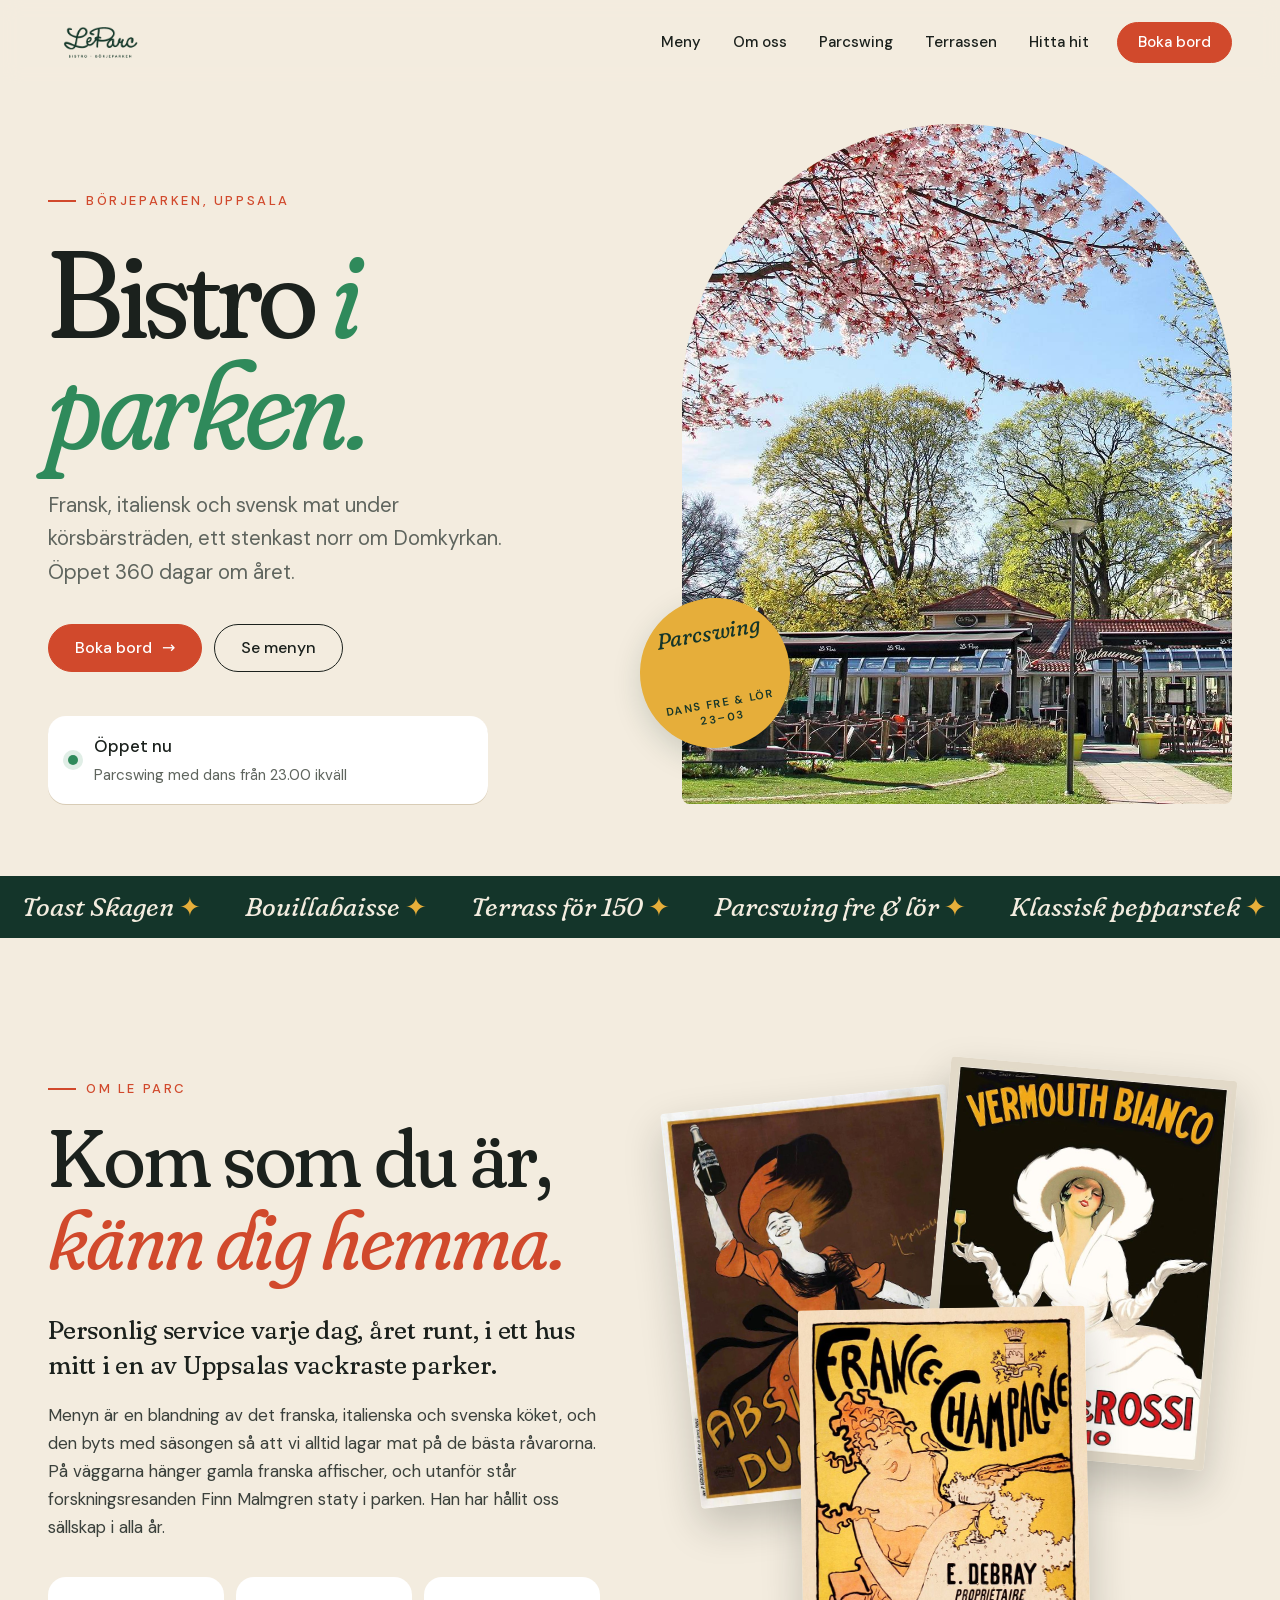
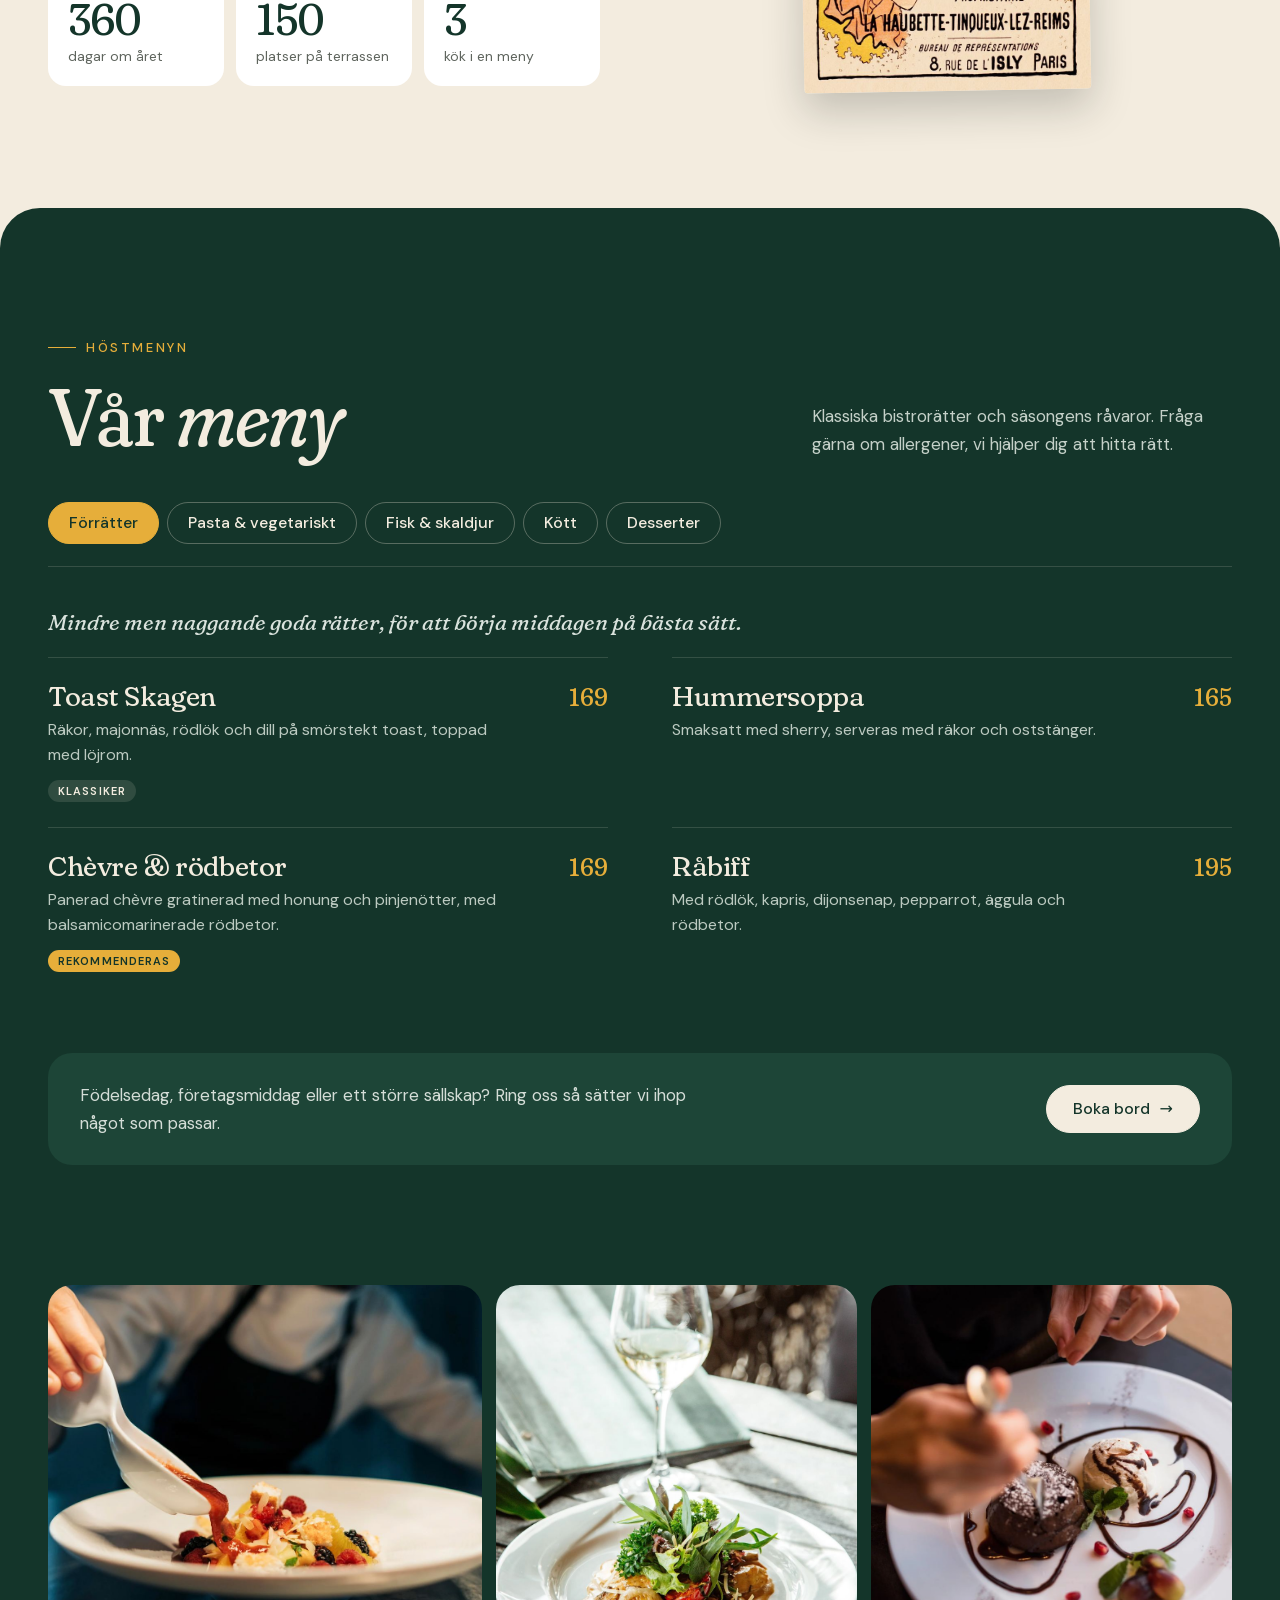
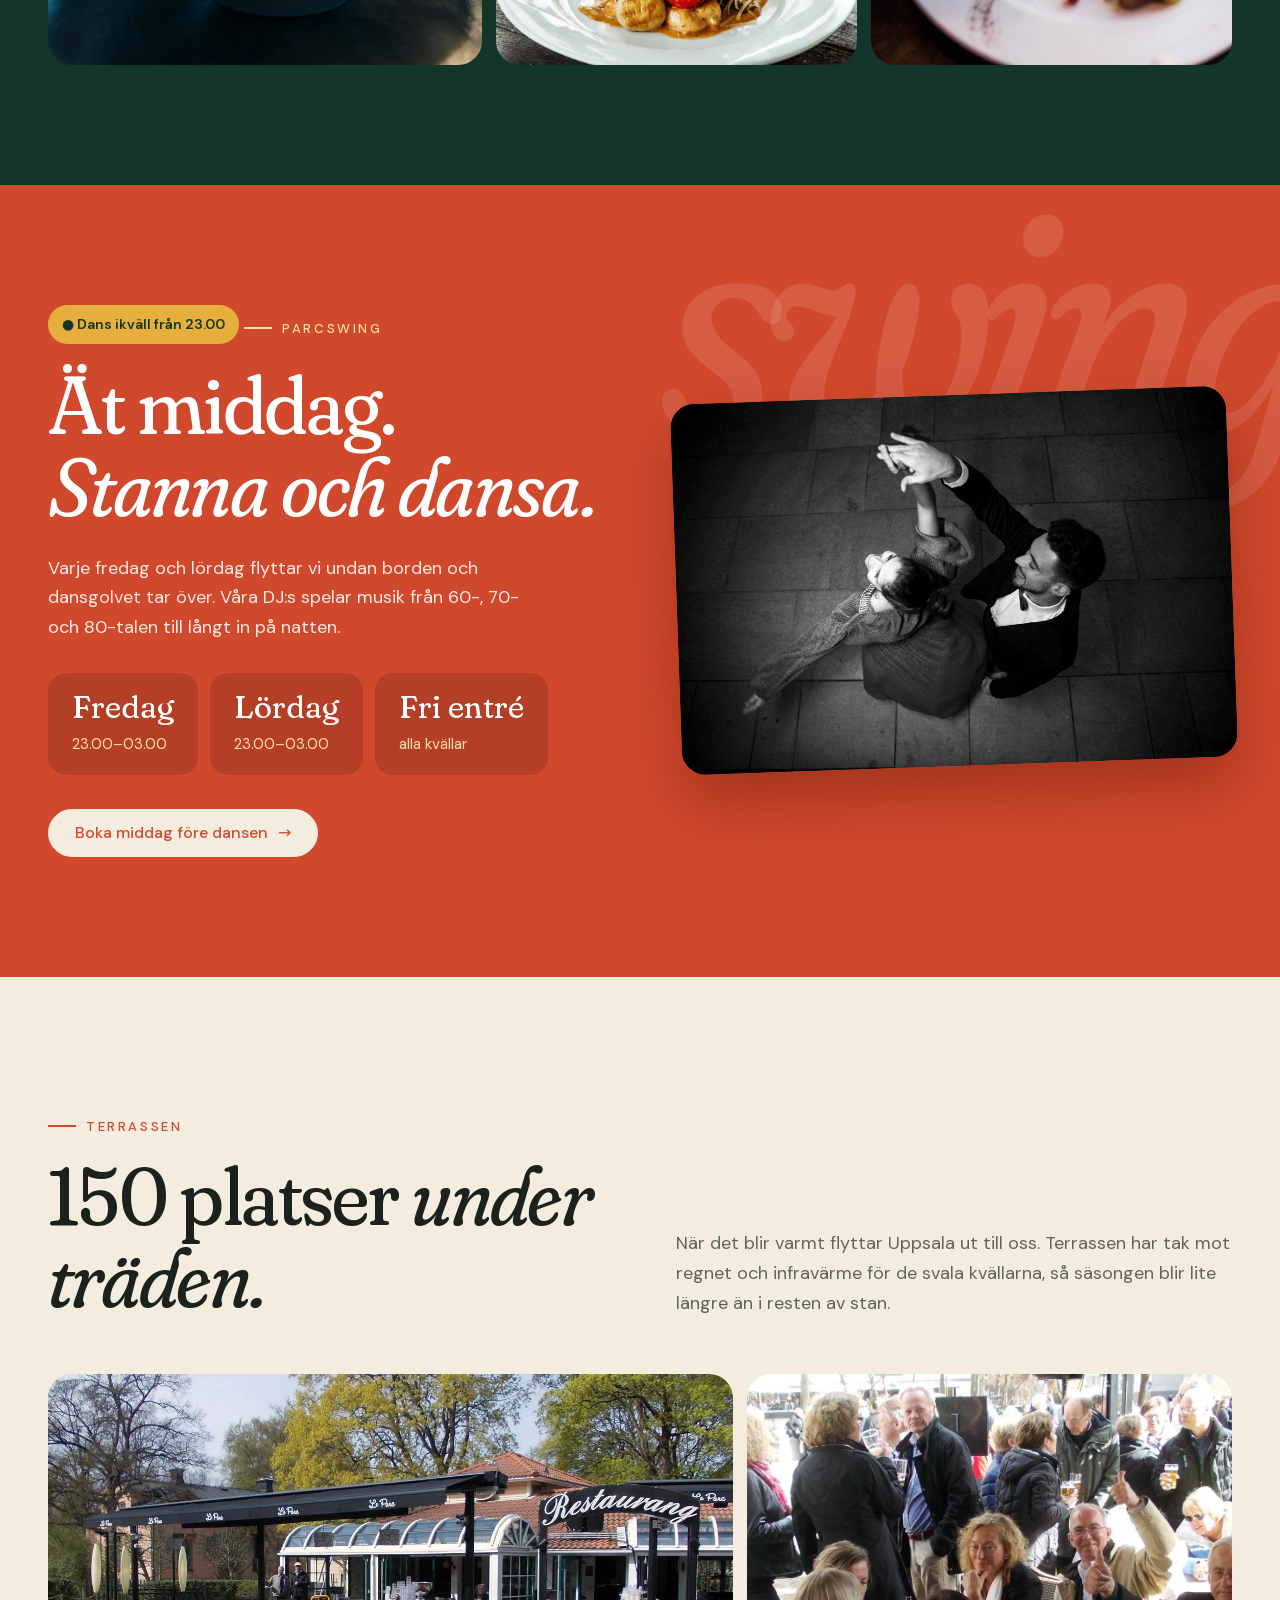
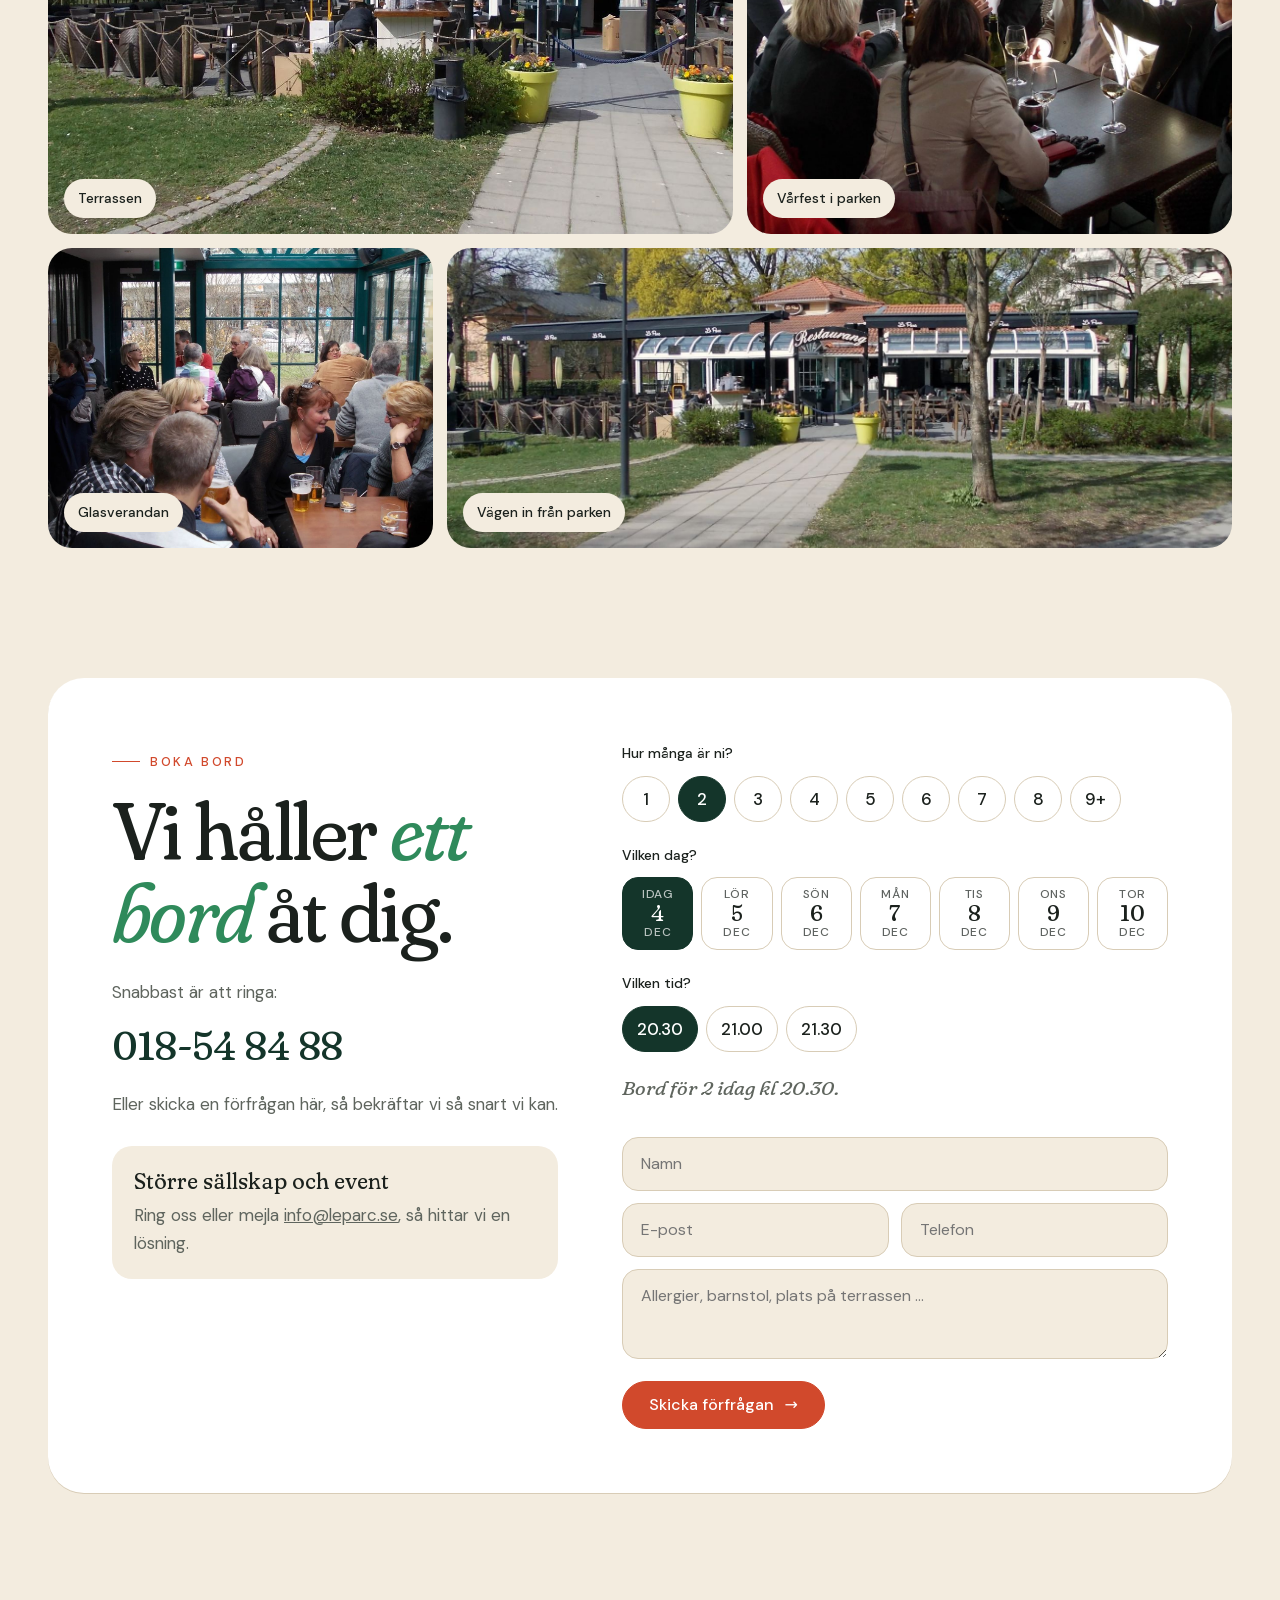
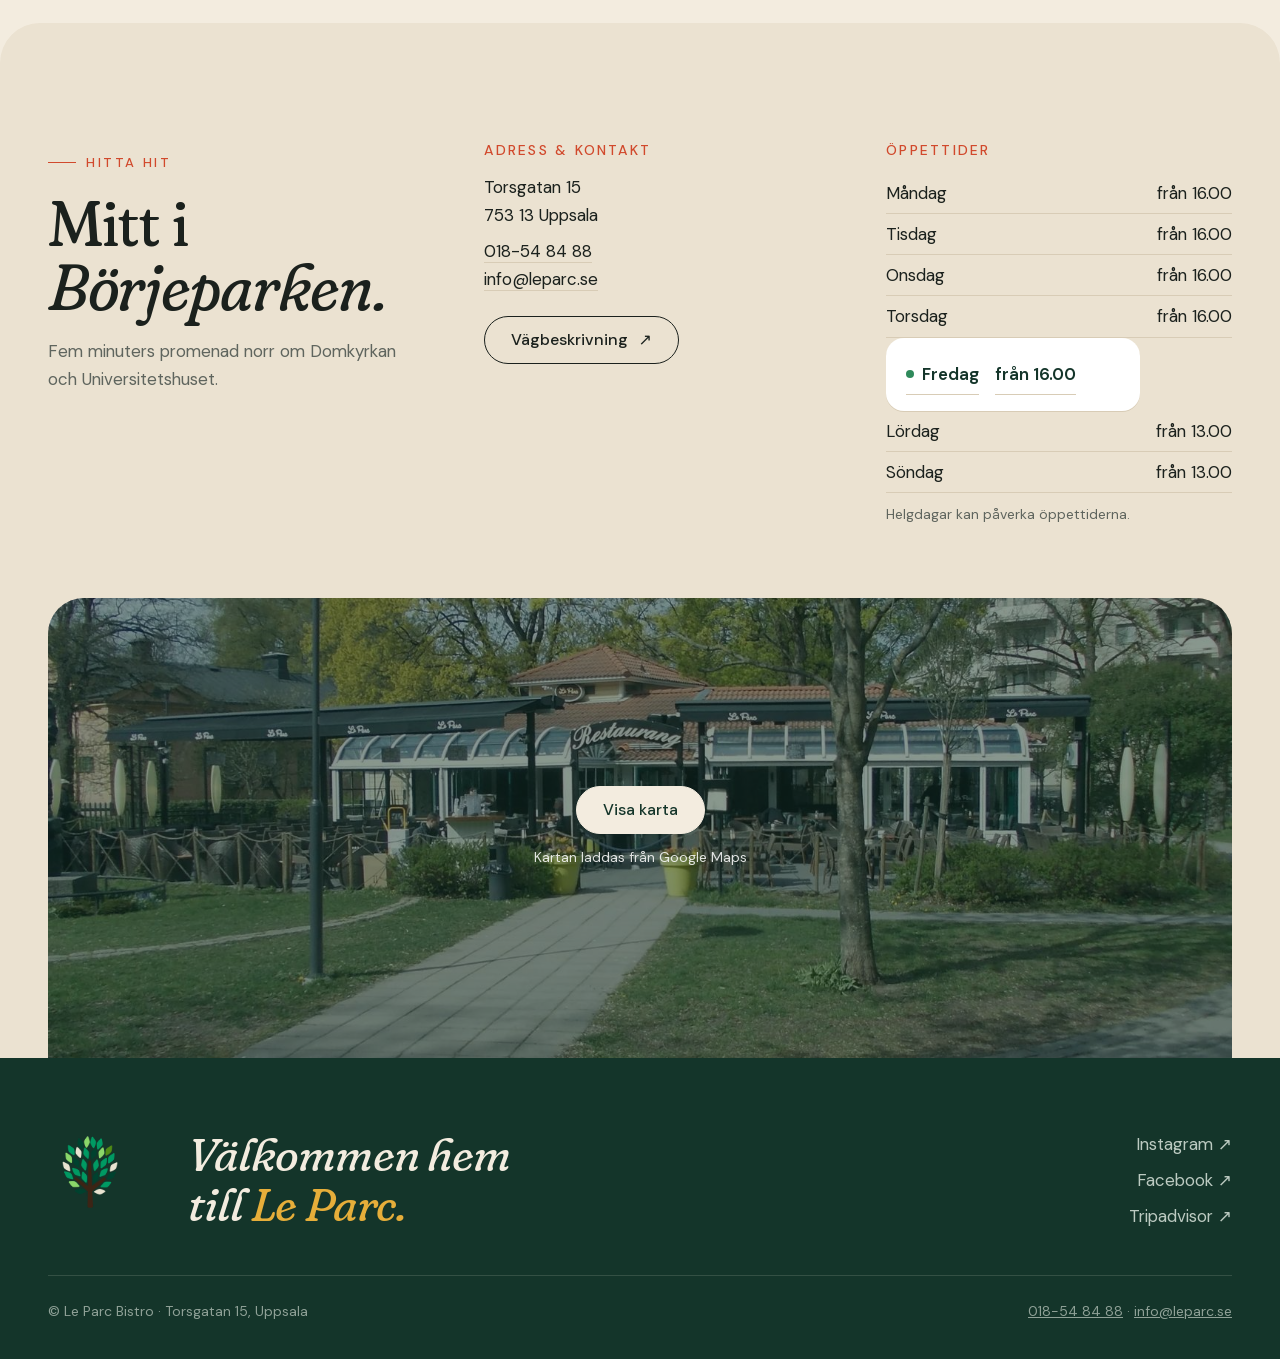
<file: modern/index.html>
<!doctype html>
<html lang="sv">
<head>
<meta charset="utf-8">
<meta name="viewport" content="width=device-width, initial-scale=1">
<meta name="robots" content="noindex">
<title>Le Parc Bistro – bistro i Börjeparken, Uppsala</title>
<meta name="description" content="Bistro med fransk, italiensk och svensk mat i Börjeparken, norr om Domkyrkan i Uppsala. Terrass för 150 gäster, Parcswing med dans fredag och lördag. Boka bord på 018-54 84 88.">
<meta property="og:type" content="website">
<meta property="og:site_name" content="Le Parc Bistro">
<meta property="og:locale" content="sv_SE">
<meta property="og:title" content="Le Parc Bistro – din oas i Börjeparken">
<meta property="og:description" content="Fransk, italiensk och svensk bistromat i Börjeparken, Uppsala. Terrass för 150 gäster och dans fredag och lördag.">
<meta property="og:url" content="https://leparc.sluggan.com/modern/">
<meta property="og:image" content="https://leparc.sluggan.com/img/og.jpg">
<meta property="og:image:alt" content="Le Parc i Börjeparken med körsbärsträden i blom">
<meta name="twitter:card" content="summary_large_image">
<meta name="theme-color" content="#f3ecdf">
<link rel="icon" href="../img/favicon.png">
<link rel="apple-touch-icon" href="../img/apple-touch-icon.png">
<link rel="preload" href="../fonts/fraunces.woff2" as="font" type="font/woff2" crossorigin>
<link rel="stylesheet" href="../fonts/fonts.css">
<script type="application/ld+json">
{
  "@context": "https://schema.org",
  "@type": "Restaurant",
  "@id": "https://leparc.se/#restaurang",
  "name": "Le Parc Bistro",
  "description": "Bistro i Börjeparken i Uppsala med en meny som blandar det franska, italienska och svenska köket. Terrass för 150 gäster och Parcswing med dans fredag och lördag.",
  "url": "https://leparc.se/",
  "image": "https://leparc.sluggan.com/img/og.jpg",
  "logo": "https://leparc.sluggan.com/img/trad.png",
  "telephone": "+4618548488",
  "email": "info@leparc.se",
  "servesCuisine": ["Franskt", "Italienskt", "Svenskt"],
  "priceRange": "85–415 kr",
  "acceptsReservations": true,
  "menu": "https://leparc.se/meny/",
  "geo": {"@type": "GeoCoordinates", "latitude": 59.86067, "longitude": 17.62471},
  "address": {
    "@type": "PostalAddress",
    "streetAddress": "Torsgatan 15",
    "postalCode": "753 13",
    "addressLocality": "Uppsala",
    "addressCountry": "SE"
  },
  "sameAs": [
    "https://www.instagram.com/leparc_uppsala",
    "https://www.facebook.com/leparcuppsala/",
    "https://www.tripadvisor.se/Restaurant_Review-g189871-d784309-Reviews-Le_Parc-Uppsala_Uppsala_County.html"
  ]
}
</script>
<style>
:root{
  --paper:#f3ecdf;
  --paper-2:#ebe2d1;
  --ink:#1b211d;
  --muted:#5f655e;
  --green:#14352a;
  --green-2:#1d4537;
  --leaf:#2f8a5b;
  --tomato:#d1492c;
  --tomato-d:#b53b21;
  --mustard:#e6ae3a;
  --line:#d8ccb6;
  --display:'Fraunces',Georgia,serif;
  --sans:'DM Sans',system-ui,-apple-system,'Segoe UI',sans-serif;
}
*{box-sizing:border-box}
html{scroll-behavior:smooth;scroll-padding-top:84px}
body{margin:0;background:var(--paper);color:var(--ink);font:400 17px/1.65 var(--sans);-webkit-font-smoothing:antialiased}
img{max-width:100%;height:auto;display:block}
a{color:inherit}
h1,h2,h3{font-family:var(--display);font-weight:400;line-height:1;margin:0;letter-spacing:-.02em}
em{font-style:italic}
.wrap{max-width:1240px;margin:0 auto;padding:0 28px}
.kicker{display:inline-flex;align-items:center;gap:10px;font:500 13px/1 var(--sans);letter-spacing:.2em;text-transform:uppercase;color:var(--tomato);margin-bottom:22px}
.kicker::before{content:"";width:28px;height:1.5px;background:currentColor}
h2{font-size:clamp(44px,6.4vw,84px)}

.btn{display:inline-flex;align-items:center;gap:10px;justify-content:center;white-space:nowrap;padding:15px 26px;border-radius:999px;background:var(--tomato);color:#fff;text-decoration:none;font:500 16px/1 var(--sans);border:1.5px solid var(--tomato);cursor:pointer;transition:background .2s,color .2s,border-color .2s,transform .2s}
.btn:hover{background:var(--tomato-d);border-color:var(--tomato-d)}
.btn .ar{transition:transform .2s}
.btn:hover .ar{transform:translateX(3px)}
.btn.line{background:transparent;color:var(--ink);border-color:var(--ink)}
.btn.line:hover{background:var(--ink);color:var(--paper)}
.btn.light{background:var(--paper);color:var(--green);border-color:var(--paper)}
.btn.light:hover{background:#fff;border-color:#fff}

/* sidhuvud */
header{position:sticky;top:0;z-index:20;background:rgba(243,236,223,.92);backdrop-filter:blur(10px);-webkit-backdrop-filter:blur(10px);transition:box-shadow .25s}
header.solid{box-shadow:0 1px 0 var(--line)}
.bar{display:flex;align-items:center;gap:28px;height:84px}
.logo{margin-right:auto;display:flex;align-items:center;gap:10px;text-decoration:none}
.logo img{height:58px;width:auto}
nav{display:flex;gap:4px;align-items:center}
nav a{text-decoration:none;font-size:15px;font-weight:500;padding:9px 14px;border-radius:999px;transition:background .2s}
nav a:hover{background:var(--paper-2)}
nav .btn{padding:12px 20px;margin-left:10px;font-size:15px}
nav .btn:hover{background:var(--tomato-d)}
.menu-btn{display:none;background:none;border:0;color:var(--ink);padding:8px;margin-right:-8px;cursor:pointer}
.menu-btn svg{width:28px;height:28px;display:block}

/* hero */
.hero{padding:40px 0 0}
.hero-grid{display:grid;grid-template-columns:1.05fr 1fr;gap:56px;align-items:end}
.hero h1{font-size:clamp(60px,9.6vw,148px);line-height:.9;letter-spacing:-.035em;margin:10px 0 28px}
.hero h1 em{color:var(--leaf);font-variation-settings:"WONK" 1}
.hero .lede{font-size:clamp(18px,1.6vw,21px);color:var(--muted);max-width:480px;margin:0 0 34px}
.hero .ctas{display:flex;gap:12px;flex-wrap:wrap;margin-bottom:44px}
.today{display:flex;gap:16px;align-items:center;padding:16px 20px;background:#fff;border-radius:18px;max-width:440px;box-shadow:0 1px 0 var(--line)}
.today .dot{width:10px;height:10px;border-radius:50%;background:var(--leaf);box-shadow:0 0 0 5px rgba(47,138,91,.15);flex:none}
.today b{display:block;font-weight:500}
.today span{color:var(--muted);font-size:15px}
.arch{position:relative;border-radius:999px 999px 28px 28px;overflow:hidden;aspect-ratio:4/5;max-height:680px;width:100%}
.arch img{width:100%;height:100%;object-fit:cover;object-position:40% center}
.stamp{position:absolute;left:-42px;bottom:56px;width:150px;height:150px;border-radius:50%;background:var(--mustard);color:var(--green);display:grid;place-items:center;text-align:center;font:italic 400 22px/1.05 var(--display);text-decoration:none;transform:rotate(-10deg);box-shadow:0 10px 30px rgba(20,53,42,.18);transition:transform .25s}
.stamp:hover{transform:rotate(0) scale(1.05)}
.stamp small{display:block;font:600 11px/1.3 var(--sans);letter-spacing:.14em;text-transform:uppercase;font-style:normal;margin-top:6px}
.hero-img{position:relative}

/* löpband */
.ticker{margin-top:72px;background:var(--green);color:var(--paper);overflow:hidden;white-space:nowrap;padding:18px 0;font:italic 400 26px/1 var(--display)}
.ticker .track{display:inline-flex;animation:tick 38s linear infinite}
.ticker span{padding:0 22px}
.ticker i{font-style:normal;color:var(--mustard)}
@keyframes tick{to{transform:translateX(-50%)}}

/* om */
.about{padding:130px 0 120px}
.about-grid{display:grid;grid-template-columns:1fr 1fr;gap:80px;align-items:center}
.about h2{margin-bottom:32px}
.about h2 em{color:var(--tomato)}
.about p{margin:0 0 18px;color:#3b413c}
.about .big{font:400 25px/1.4 var(--display);color:var(--ink);letter-spacing:-.01em}
.posters{position:relative;height:620px}
.posters img{position:absolute;width:52%;border-radius:4px;box-shadow:0 18px 40px rgba(27,33,29,.22);transition:transform .35s}
.posters img:nth-child(1){left:0;top:30px;transform:rotate(-6deg)}
.posters img:nth-child(2){right:2%;top:0;transform:rotate(5deg)}
.posters img:nth-child(3){left:22%;top:240px;transform:rotate(-1deg);z-index:2}
.posters img:hover{transform:rotate(0) scale(1.03);z-index:3}
.facts{display:grid;grid-template-columns:repeat(3,1fr);gap:12px;margin-top:36px}
.facts div{background:#fff;border-radius:18px;padding:20px}
.facts b{display:block;font:400 44px/1 var(--display);color:var(--green);letter-spacing:-.03em;margin-bottom:6px}
.facts span{font-size:14px;color:var(--muted);line-height:1.35;display:block}

/* meny */
.menu{background:var(--green);color:var(--paper);padding:120px 0;border-radius:40px 40px 0 0}
.menu .kicker{color:var(--mustard)}
.menu-head{display:flex;justify-content:space-between;align-items:end;gap:40px;flex-wrap:wrap;margin-bottom:44px}
.menu-head p{max-width:420px;color:#c4d0c8;margin:0}
.tabs{display:flex;gap:8px;flex-wrap:wrap;margin-bottom:40px;border-bottom:1px solid rgba(243,236,223,.15);padding-bottom:22px}
.tabs button{font:500 16px/1 var(--sans);color:var(--paper);background:transparent;border:1.5px solid rgba(243,236,223,.3);padding:12px 20px;border-radius:999px;cursor:pointer;transition:all .2s}
.tabs button:hover{border-color:var(--paper)}
.tabs button[aria-selected="true"]{background:var(--mustard);border-color:var(--mustard);color:var(--green)}
.panel{display:grid;grid-template-columns:1fr 1fr;gap:0 64px}
.panel[hidden]{display:none}
.panel .pdesc{grid-column:1/-1;font:italic 400 22px/1.4 var(--display);color:#d9e2dc;margin:0 0 20px;max-width:720px}
.dish{padding:24px 0;border-top:1px solid rgba(243,236,223,.14)}
.dish .top{display:flex;justify-content:space-between;align-items:baseline;gap:20px}
.dish h3{font-size:28px;letter-spacing:-.015em}
.dish .p{font:400 24px/1 var(--display);color:var(--mustard);font-variant-numeric:lining-nums;white-space:nowrap}
.dish p{margin:8px 0 0;color:#bccac1;font-size:16px;line-height:1.55;max-width:460px}
.tag{display:inline-block;font:600 11px/1 var(--sans);letter-spacing:.1em;text-transform:uppercase;padding:6px 10px 5px;border-radius:999px;background:rgba(243,236,223,.12);color:var(--paper);margin-top:12px}
.tag.veg{background:#3f8a5c;color:#fff}
.tag.host{background:var(--tomato);color:#fff}
.tag.rek{background:var(--mustard);color:var(--green)}
.menu-foot{display:flex;justify-content:space-between;gap:24px;align-items:center;flex-wrap:wrap;margin-top:56px;padding:28px 32px;border-radius:24px;background:var(--green-2)}
.menu-foot p{margin:0;color:#d4ddd7;max-width:620px}

/* mat-band */
.plates{background:var(--green);padding:0 0 120px}
.plates .row{display:grid;grid-template-columns:1.2fr 1fr 1fr;gap:14px}
.plates img{width:100%;height:380px;object-fit:cover;border-radius:24px}

/* parcswing */
.swing{background:var(--tomato);color:#fff;position:relative;overflow:hidden;padding:120px 0}
.swing-grid{display:grid;grid-template-columns:1fr 1fr;gap:72px;align-items:center;position:relative}
.swing .big{position:absolute;right:-2vw;top:-40px;font:italic 400 clamp(180px,26vw,380px)/1 var(--display);color:rgba(255,255,255,.1);letter-spacing:-.05em;pointer-events:none;user-select:none}
.swing .kicker{color:#ffe1a3}
.swing h2{margin-bottom:26px}
.swing p{color:#ffe9e2;margin:0 0 16px;max-width:480px;font-size:18px}
.swing img{border-radius:24px;transform:rotate(-2deg);box-shadow:0 30px 60px rgba(80,20,8,.35);filter:contrast(1.05)}
.nights{display:flex;gap:12px;margin:30px 0 34px;flex-wrap:wrap}
.nights div{background:rgba(0,0,0,.14);border-radius:18px;padding:18px 24px;min-width:150px}
.nights b{display:block;font:400 32px/1 var(--display);margin-bottom:6px}
.nights span{font-size:15px;color:#ffe1a3;font-variant-numeric:tabular-nums}
.swing .btn.light{color:var(--tomato)}
.tonight{display:none;align-items:center;gap:10px;background:var(--mustard);color:var(--green);font-weight:600;font-size:14px;padding:8px 14px;border-radius:999px;margin-bottom:20px}
.tonight.show{display:inline-flex}

/* terrassen */
.terrace{padding:130px 0}
.terrace-grid{display:grid;grid-template-columns:repeat(12,1fr);gap:14px;margin-top:56px}
.terrace-grid figure{margin:0;border-radius:24px;overflow:hidden;position:relative}
.terrace-grid img{width:100%;height:100%;object-fit:cover}
.terrace-grid .a{grid-column:span 7;height:460px}
.terrace-grid .b{grid-column:span 5;height:460px}
.terrace-grid .c{grid-column:span 4;height:300px}
.terrace-grid .d{grid-column:span 8;height:300px}
.terrace-grid figcaption{position:absolute;left:16px;bottom:16px;background:var(--paper);color:var(--ink);font-size:14px;font-weight:500;padding:8px 14px;border-radius:999px}
.terrace-head{display:grid;grid-template-columns:1fr 1fr;gap:72px;align-items:end}
.terrace-head p{color:var(--muted);margin:0;font-size:18px}

/* boka */
.booking{padding:0 0 130px}
.book-card{background:#fff;border-radius:36px;padding:64px;display:grid;grid-template-columns:.9fr 1.1fr;gap:64px;box-shadow:0 1px 0 var(--line)}
.book-card h2{margin-bottom:24px}
.book-card h2 em{color:var(--leaf)}
.book-card p{color:var(--muted);margin:0 0 14px}
.phone{display:inline-block;font:400 40px/1.1 var(--display);color:var(--green);text-decoration:none;letter-spacing:-.02em;margin:4px 0 22px;font-variant-numeric:lining-nums}
.phone:hover{color:var(--tomato)}
.events{margin-top:28px;padding:22px;border-radius:20px;background:var(--paper)}
.events b{display:block;font:400 22px/1.2 var(--display);margin-bottom:6px;color:var(--ink)}
.events p{margin:0}
form{display:grid;gap:22px}
.field>span{display:block;font-size:14px;font-weight:500;margin-bottom:10px}
.pills{display:flex;gap:8px;flex-wrap:wrap}
.pills label{position:relative}
.pills input{position:absolute;opacity:0;pointer-events:none}
.pills span{display:grid;place-items:center;min-width:48px;height:46px;padding:0 14px;border-radius:999px;border:1.5px solid var(--line);font-weight:500;cursor:pointer;transition:all .15s;font-variant-numeric:tabular-nums}
.pills label:hover span{border-color:var(--ink)}
.pills input:checked+span{background:var(--green);border-color:var(--green);color:#fff}
.pills input:focus-visible+span{outline:2px solid var(--tomato);outline-offset:2px}
.days{display:grid;grid-template-columns:repeat(7,1fr);gap:8px}
.days span{height:auto;padding:10px 4px;display:flex;flex-direction:column;border-radius:16px;min-width:0;line-height:1.15}
.days small{font-size:12px;font-weight:500;opacity:.7;text-transform:uppercase;letter-spacing:.06em}
.days b{font:400 22px/1.1 var(--display)}
.inputs{display:grid;grid-template-columns:1fr 1fr;gap:12px}
.inputs .full{grid-column:1/-1}
input[type=text],input[type=email],input[type=tel],textarea{width:100%;font:400 16px/1.4 var(--sans);color:var(--ink);padding:15px 18px;border-radius:16px;border:1.5px solid var(--line);background:var(--paper)}
input:focus,textarea:focus{outline:0;border-color:var(--green);background:#fff}
textarea{min-height:90px;resize:vertical}
.summary{font:italic 400 20px/1.35 var(--display);color:var(--green);margin:0}
.sent{display:none;margin:0;padding:16px 18px;border-radius:16px;background:#e5f0e8;color:#1f5137}
.sent.show{display:block}

/* hitta hit */
.find{background:var(--paper-2);padding:120px 0 0;border-radius:40px 40px 0 0}
.find-grid{display:grid;grid-template-columns:1.1fr 1fr 1fr;gap:56px;margin-bottom:64px;align-items:start}
.find h3{font:500 14px/1 var(--sans);letter-spacing:.16em;text-transform:uppercase;color:var(--tomato);margin-bottom:16px}
.find p{margin:0 0 8px}
.find a{text-decoration:none;border-bottom:1.5px solid var(--line)}
.find a:hover{border-color:var(--tomato)}
.find a.btn{border-bottom:1.5px solid var(--ink);margin-top:14px}
.hours{width:100%;border-collapse:collapse}
.hours td{padding:6px 0;border-bottom:1px solid var(--line)}
.hours td:last-child{text-align:right;font-variant-numeric:tabular-nums}
.hours tr.today td{font-weight:600;color:var(--green)}
.hours tr.today td:first-child::before{content:"";display:inline-block;width:8px;height:8px;border-radius:50%;background:var(--leaf);margin-right:8px;vertical-align:2px}
.map{position:relative;height:460px;border-radius:36px 36px 0 0;overflow:hidden;background:var(--green) url("../img/entre.jpg") center/cover}
.map::before{content:"";position:absolute;inset:0;background:rgba(20,53,42,.5)}
.map iframe{position:relative;width:100%;height:100%;border:0;display:block}
.map-load{position:relative;width:100%;height:100%;background:none;border:0;cursor:pointer;display:flex;flex-direction:column;align-items:center;justify-content:center;gap:12px;color:#fff;font:inherit}
.map-load small{font-size:14px;opacity:.85}

/* sidfot */
footer{background:var(--green);color:#bccac1;padding:72px 0 36px}
.foot{display:grid;grid-template-columns:auto 1fr auto;gap:56px;align-items:start;padding-bottom:44px;border-bottom:1px solid rgba(243,236,223,.14)}
.foot .tree{width:84px;height:84px}
.foot .say{font:italic 400 clamp(30px,3.6vw,46px)/1.1 var(--display);color:var(--paper);margin:0;letter-spacing:-.02em}
.foot .say em{color:var(--mustard)}
.foot ul{list-style:none;margin:0;padding:0;display:grid;gap:8px;text-align:right}
.foot a{text-decoration:none}
.foot a:hover{color:#fff}
.copy{display:flex;justify-content:space-between;gap:20px;flex-wrap:wrap;padding-top:24px;font-size:14px;color:#8fa197}

.callbar{display:none}

@media (prefers-reduced-motion:reduce){.ticker .track{animation:none}html{scroll-behavior:auto}}

@media (max-width:1000px){
  nav{position:fixed;inset:84px 0 auto 0;flex-direction:column;align-items:stretch;gap:2px;background:var(--paper);padding:10px 20px 24px;transform:translateY(-130%);transition:transform .3s;box-shadow:0 20px 30px rgba(0,0,0,.08);z-index:-1}
  nav.open{transform:none}
  nav a{padding:14px 12px;font-size:18px}
  nav .btn{margin:12px 0 0}
  .menu-btn{display:block}
  .hero-grid,.about-grid,.swing-grid,.book-card,.terrace-head{grid-template-columns:1fr;gap:48px}
  .arch{aspect-ratio:1/1;max-height:520px;border-radius:999px 999px 28px 28px}
  .stamp{left:auto;right:12px;bottom:-30px;width:130px;height:130px;font-size:19px}
  .posters{height:520px;max-width:560px}
  .panel{grid-template-columns:1fr}
  .plates .row{grid-template-columns:1fr 1fr}
  .plates .row img:first-child{grid-column:1/-1}
  .find-grid{grid-template-columns:1fr 1fr}
  .find-grid>div:first-child{grid-column:1/-1}
  .book-card{padding:44px}
  .foot{grid-template-columns:1fr;gap:28px}
  .foot ul{text-align:left}
}
@media (max-width:640px){
  body{font-size:16px;padding-bottom:72px}
  .wrap{padding:0 18px}
  .bar{height:72px}
  .logo img{height:48px}
  nav{inset:72px 0 auto 0}
  html{scroll-padding-top:72px}
  .hero{padding-top:20px}
  .hero .ctas{margin-bottom:28px}
  .ticker{margin-top:56px;font-size:21px;padding:14px 0}
  .about,.terrace{padding:90px 0}
  .menu,.swing{padding:90px 0}
  .menu{border-radius:28px 28px 0 0}
  .posters{height:400px}
  .facts{grid-template-columns:1fr 1fr 1fr;gap:8px}
  .facts div{padding:14px 12px}
  .facts b{font-size:32px}
  .facts span{font-size:12.5px}
  .tabs{flex-wrap:nowrap;overflow-x:auto;margin:0 -18px 28px;padding:0 18px 18px;scrollbar-width:none}
  .tabs::-webkit-scrollbar{display:none}
  .tabs button{flex:none}
  .dish h3{font-size:24px}
  .plates{padding-bottom:90px}
  .plates img{height:220px;border-radius:18px}
  .terrace-grid{gap:10px}
  .terrace-grid .a,.terrace-grid .b,.terrace-grid .c,.terrace-grid .d{grid-column:1/-1;height:260px}
  .booking{padding-bottom:90px}
  .book-card{padding:30px 20px;border-radius:28px}
  .days{grid-template-columns:repeat(4,1fr)}
  .days label:nth-child(n+5){display:none}
  .inputs{grid-template-columns:1fr}
  .find{padding-top:90px;border-radius:28px 28px 0 0}
  .find-grid{grid-template-columns:1fr;gap:40px}
  .map{height:340px;border-radius:28px 28px 0 0}
  .callbar{display:grid;grid-template-columns:1fr 1fr;gap:8px;position:fixed;left:0;right:0;bottom:0;z-index:30;padding:10px 12px calc(10px + env(safe-area-inset-bottom));background:rgba(243,236,223,.96);backdrop-filter:blur(10px);-webkit-backdrop-filter:blur(10px);box-shadow:0 -1px 0 var(--line)}
  .callbar .btn{padding:14px 10px}
}
</style>
</head>
<body>

<header id="hdr">
  <div class="wrap bar">
    <a class="logo" href="#top"><img src="../img/logo-gron.png" width="272" height="150" alt="Le Parc – Bistro i Börjeparken"></a>
    <nav id="nav" aria-label="Huvudmeny">
      <a href="#meny">Meny</a>
      <a href="#om">Om oss</a>
      <a href="#parcswing">Parcswing</a>
      <a href="#terrassen">Terrassen</a>
      <a href="#hitta">Hitta hit</a>
      <a class="btn" href="#boka">Boka bord</a>
    </nav>
    <button class="menu-btn" id="menu-btn" aria-label="Meny" aria-expanded="false" aria-controls="nav"><svg viewBox="0 0 24 24" fill="none" stroke="currentColor" stroke-width="1.6" stroke-linecap="round" aria-hidden="true"><path d="M4 8h16M4 16h16"/></svg></button>
  </div>
</header>

<main>
<section class="hero" id="top">
  <div class="wrap hero-grid">
    <div>
      <span class="kicker">Börjeparken, Uppsala</span>
      <h1>Bistro <em>i parken.</em></h1>
      <p class="lede">Fransk, italiensk och svensk mat under körsbärsträden, ett stenkast norr om Domkyrkan. Öppet 360 dagar om året.</p>
      <div class="ctas">
        <a class="btn" href="#boka">Boka bord <span class="ar">→</span></a>
        <a class="btn line" href="#meny">Se menyn</a>
      </div>
      <div class="today">
        <span class="dot"></span>
        <div><b id="today-head">Öppet alla dagar</b><span id="today-sub">Mån–fre från 16 · helg från 13</span></div>
      </div>
    </div>
    <div class="hero-img">
      <div class="arch"><img src="../img/park.jpg" width="1920" height="1280" alt="Le Parc mellan blommande körsbärsträd i Börjeparken" fetchpriority="high"></div>
      <a class="stamp" href="#parcswing">Parcswing<small>Dans fre &amp; lör<br>23–03</small></a>
    </div>
  </div>
  <div class="ticker" aria-hidden="true">
    <div class="track">
      <span>Toast Skagen <i>✦</i></span><span>Bouillabaisse <i>✦</i></span><span>Terrass för 150 <i>✦</i></span><span>Parcswing fre &amp; lör <i>✦</i></span><span>Klassisk pepparstek <i>✦</i></span><span>Apfelstrudel <i>✦</i></span><span>Infravärme på terrassen <i>✦</i></span>
      <span>Toast Skagen <i>✦</i></span><span>Bouillabaisse <i>✦</i></span><span>Terrass för 150 <i>✦</i></span><span>Parcswing fre &amp; lör <i>✦</i></span><span>Klassisk pepparstek <i>✦</i></span><span>Apfelstrudel <i>✦</i></span><span>Infravärme på terrassen <i>✦</i></span>
    </div>
  </div>
</section>

<section class="about" id="om">
  <div class="wrap about-grid">
    <div>
      <span class="kicker">Om Le Parc</span>
      <h2>Kom som du är, <em>känn dig hemma.</em></h2>
      <p class="big">Personlig service varje dag, året runt, i ett hus mitt i en av Uppsalas vackraste parker.</p>
      <p>Menyn är en blandning av det franska, italienska och svenska köket, och den byts med säsongen så att vi alltid lagar mat på de bästa råvarorna. På väggarna hänger gamla franska affischer, och utanför står forskningsresanden Finn Malmgren staty i parken. Han har hållit oss sällskap i alla år.</p>
      <div class="facts">
        <div><b>360</b><span>dagar om året</span></div>
        <div><b>150</b><span>platser på terrassen</span></div>
        <div><b>3</b><span>kök i en meny</span></div>
      </div>
    </div>
    <figure class="posters" style="margin:0">
      <img src="../img/affisch-absinthe.jpg" width="700" height="967" loading="lazy" alt="Vintageaffisch för Absinthe Ducros">
      <img src="../img/affisch-martini.jpg" width="700" height="953" loading="lazy" alt="Vintageaffisch för Martini &amp; Rossi Vermouth Bianco">
      <img src="../img/affisch-champagne.jpg" width="700" height="933" loading="lazy" alt="Vintageaffisch för France Champagne">
    </figure>
  </div>
</section>

<section class="menu" id="meny">
  <div class="wrap">
    <div class="menu-head">
      <div>
        <span class="kicker">Höstmenyn</span>
        <h2>Vår <em>meny</em></h2>
      </div>
      <p>Klassiska bistrorätter och säsongens råvaror. Fråga gärna om allergener, vi hjälper dig att hitta rätt.</p>
    </div>

    <div class="tabs" role="tablist" aria-label="Menykategorier">
      <button role="tab" aria-selected="true" aria-controls="p-forratter" id="t-forratter">Förrätter</button>
      <button role="tab" aria-selected="false" aria-controls="p-pasta" id="t-pasta" tabindex="-1">Pasta &amp; vegetariskt</button>
      <button role="tab" aria-selected="false" aria-controls="p-fisk" id="t-fisk" tabindex="-1">Fisk &amp; skaldjur</button>
      <button role="tab" aria-selected="false" aria-controls="p-kott" id="t-kott" tabindex="-1">Kött</button>
      <button role="tab" aria-selected="false" aria-controls="p-desserter" id="t-desserter" tabindex="-1">Desserter</button>
    </div>

    <div class="panel" role="tabpanel" id="p-forratter" aria-labelledby="t-forratter">
      <p class="pdesc">Mindre men naggande goda rätter, för att börja middagen på bästa sätt.</p>
      <div class="dish"><div class="top"><h3>Toast Skagen</h3><span class="p">169</span></div><p>Räkor, majonnäs, rödlök och dill på smörstekt toast, toppad med löjrom.</p><span class="tag">Klassiker</span></div>
      <div class="dish"><div class="top"><h3>Hummersoppa</h3><span class="p">165</span></div><p>Smaksatt med sherry, serveras med räkor och oststänger.</p></div>
      <div class="dish"><div class="top"><h3>Chèvre &amp; rödbetor</h3><span class="p">169</span></div><p>Panerad chèvre gratinerad med honung och pinjenötter, med balsamicomarinerade rödbetor.</p><span class="tag rek">Rekommenderas</span></div>
      <div class="dish"><div class="top"><h3>Råbiff</h3><span class="p">195</span></div><p>Med rödlök, kapris, dijonsenap, pepparrot, äggula och rödbetor.</p></div>
    </div>

    <div class="panel" role="tabpanel" id="p-pasta" aria-labelledby="t-pasta" hidden>
      <p class="pdesc">Varmrätter med pasta, risotto eller grönsaker i centrum.</p>
      <div class="dish"><div class="top"><h3>Tagliatelle med oxfilé</h3><span class="p">275</span></div><p>Västerbottensost, grädde, kantareller och tomater.</p></div>
      <div class="dish"><div class="top"><h3>Fylld aubergine</h3><span class="p">225</span></div><p>Ricotta, zucchini, vårlök, tomater och persilja. Med mild tomatsås och basmatiris.</p><span class="tag veg">Vegetarisk</span></div>
      <div class="dish"><div class="top"><h3>Tagliatelle med skaldjur</h3><span class="p">285</span></div><p>Scampi, musslor, räkor och kräftstjärtar i tomatsås.</p></div>
      <div class="dish"><div class="top"><h3>Sparrisrisotto</h3><span class="p">235</span></div><p>Rostade pumpafrön, smörstekt och friterad salvia.</p><span class="tag veg">Vegetarisk</span></div>
    </div>

    <div class="panel" role="tabpanel" id="p-fisk" aria-labelledby="t-fisk" hidden>
      <p class="pdesc">Varmrätter med havet som huvudråvara.</p>
      <div class="dish"><div class="top"><h3>Halstrad torskrygg</h3><span class="p">280</span></div><p>Blomkål, pepparrot, forellrom, sandefjordsås och potatispuré.</p><span class="tag rek">Havets läckerbit</span></div>
      <div class="dish"><div class="top"><h3>Le Parcs bouillabaisse</h3><span class="p">298</span></div><p>Lax, gös, rödtunga, blåmusslor och räkor kokta med fänkål, saffran, tomat och vitlök. Med vitlöksbröd och aioli.</p></div>
      <div class="dish"><div class="top"><h3>Bräserad gösfilé</h3><span class="p">275</span></div><p>Grädde, ansjovis, dill, vårlök, tomat och kokt potatis.</p></div>
    </div>

    <div class="panel" role="tabpanel" id="p-kott" aria-labelledby="t-kott" hidden>
      <p class="pdesc">Välj potatisgratäng, country fries eller ugnsrostad potatis till alla kötträtter.</p>
      <div class="dish"><div class="top"><h3>Hjortytterfilé</h3><span class="p">365</span></div><p>Rödvinssås med rökig whisky, grillad tomat och potatisgratäng.</p></div>
      <div class="dish"><div class="top"><h3>Älgköttbullar</h3><span class="p">279</span></div><p>Gräddkokta kantareller, rårörda lingon, pressgurka och potatispuré med västerbottensost.</p><span class="tag host">Höstmys</span></div>
      <div class="dish"><div class="top"><h3>Le Parcs burgare</h3><span class="p">259</span></div><p>200 g högrev och bringa med ost, bacon, grovt bröd, fräst savoykål, rödlök och tomat. Med coleslaw, saltgurka och country fries.</p></div>
      <div class="dish"><div class="top"><h3>Fläskfilé Oscar</h3><span class="p">279</span></div><p>Grillad sparris, bearnaisesås, rödvinssås och räkor.</p></div>
      <div class="dish"><div class="top"><h3>Plankstek på oxfilé</h3><span class="p">375</span></div><p>Gratinerad duchessepotatis, bearnaisesås, baconlindade haricots verts och ugnsbakad tomat.</p></div>
      <div class="dish"><div class="top"><h3>Kyckling coq au vin</h3><span class="p">275</span></div><p>Grillad kycklingfilé med brynta champinjoner, stekt lök, rödvinssky och potatisgratäng.</p></div>
      <div class="dish"><div class="top"><h3>Klassisk pepparstek</h3><span class="p">415</span></div><p>En rejäl bit tournedos rullad i fyra sorters peppar, med cognacsdoftande pepparsås.</p><span class="tag">Klassiker</span></div>
    </div>

    <div class="panel" role="tabpanel" id="p-desserter" aria-labelledby="t-desserter" hidden>
      <p class="pdesc">Avrunda med något sött, gärna till en kaffe eller en avec.</p>
      <div class="dish"><div class="top"><h3>Apfelstrudel</h3><span class="p">125</span></div><p>Smördeg, äpplen, russin och kanel, med vår krämiga vaniljsås.</p><span class="tag host">Höstmys</span></div>
      <div class="dish"><div class="top"><h3>Banana split</h3><span class="p">120</span></div><p>Vaniljglass, maränger, vispgrädde och chokladsås.</p></div>
      <div class="dish"><div class="top"><h3>Friterad camembert</h3><span class="p">140</span></div><p>Med varm hjortronsylt och vaniljglass.</p></div>
      <div class="dish"><div class="top"><h3>Husets sorbet</h3><span class="p">85</span></div><p>Citron, jordgubb eller choklad.</p></div>
      <div class="dish"><div class="top"><h3>Chokladmousse</h3><span class="p">145</span></div><p>Vit och mörk chokladmousse med Cointreau-marinerade bär.</p><span class="tag">Klassiker</span></div>
    </div>

    <div class="menu-foot">
      <p>Födelsedag, företagsmiddag eller ett större sällskap? Ring oss så sätter vi ihop något som passar.</p>
      <a class="btn light" href="#boka">Boka bord <span class="ar">→</span></a>
    </div>
  </div>
</section>

<div class="plates" aria-hidden="true">
  <div class="wrap row">
    <img src="../img/ratt-sas.jpg" width="1400" height="931" loading="lazy" alt="">
    <img src="../img/ratt-varm.jpg" width="1000" height="1250" loading="lazy" alt="">
    <img src="../img/ratt-dessert.jpg" width="1400" height="935" loading="lazy" alt="">
  </div>
</div>

<section class="swing" id="parcswing">
  <div class="big" aria-hidden="true">swing</div>
  <div class="wrap swing-grid">
    <div>
      <span class="tonight" id="tonight">● Dans ikväll från 23.00</span>
      <span class="kicker">Parcswing</span>
      <h2>Ät middag. <em>Stanna och dansa.</em></h2>
      <p>Varje fredag och lördag flyttar vi undan borden och dansgolvet tar över. Våra DJ:s spelar musik från 60-, 70- och 80-talen till långt in på natten.</p>
      <div class="nights">
        <div><b>Fredag</b><span>23.00–03.00</span></div>
        <div><b>Lördag</b><span>23.00–03.00</span></div>
        <div><b>Fri entré</b><span>alla kvällar</span></div>
      </div>
      <a class="btn light" href="#boka">Boka middag före dansen <span class="ar">→</span></a>
    </div>
    <img src="../img/parcswing.jpg" width="1600" height="1067" loading="lazy" alt="Ett par som dansar swing">
  </div>
</section>

<section class="terrace" id="terrassen">
  <div class="wrap">
    <div class="terrace-head">
      <div>
        <span class="kicker">Terrassen</span>
        <h2>150 platser <em>under träden.</em></h2>
      </div>
      <p>När det blir varmt flyttar Uppsala ut till oss. Terrassen har tak mot regnet och infravärme för de svala kvällarna, så säsongen blir lite längre än i resten av stan.</p>
    </div>
    <div class="terrace-grid">
      <figure class="a"><img src="../img/terrass.jpg" width="1600" height="900" loading="lazy" alt="Terrassen och glasverandan sedda från parken"><figcaption>Terrassen</figcaption></figure>
      <figure class="b"><img src="../img/gaster.jpg" width="1400" height="1064" loading="lazy" alt="Glada gäster vid ett bord"><figcaption>Vårfest i parken</figcaption></figure>
      <figure class="c"><img src="../img/veranda.jpg" width="1400" height="985" loading="lazy" alt="Gäster i den inglasade verandan"><figcaption>Glasverandan</figcaption></figure>
      <figure class="d"><img src="../img/entre.jpg" width="1600" height="919" loading="lazy" alt="Gången genom Börjeparken fram till Le Parc"><figcaption>Vägen in från parken</figcaption></figure>
    </div>
  </div>
</section>

<section class="booking" id="boka">
  <div class="wrap">
    <div class="book-card">
      <div>
        <span class="kicker">Boka bord</span>
        <h2>Vi håller <em>ett bord</em> åt dig.</h2>
        <p>Snabbast är att ringa:</p>
        <a class="phone" href="tel:+4618548488">018-54 84 88</a>
        <p>Eller skicka en förfrågan här, så bekräftar vi så snart vi kan.</p>
        <div class="events">
          <b>Större sällskap och event</b>
          <p>Ring oss eller mejla <a href="mailto:info@leparc.se">info@leparc.se</a>, så hittar vi en lösning.</p>
        </div>
      </div>
      <form id="book-form" novalidate>
        <div class="field">
          <span>Hur många är ni?</span>
          <div class="pills" id="guests"></div>
        </div>
        <div class="field">
          <span>Vilken dag?</span>
          <div class="pills days" id="days"></div>
        </div>
        <div class="field">
          <span>Vilken tid?</span>
          <div class="pills" id="times"></div>
        </div>
        <p class="summary" id="summary"></p>
        <div class="inputs">
          <input class="full" type="text" name="namn" placeholder="Namn" required autocomplete="name" aria-label="Namn">
          <input type="email" name="epost" placeholder="E-post" required autocomplete="email" aria-label="E-post">
          <input type="tel" name="telefon" placeholder="Telefon" required autocomplete="tel" aria-label="Telefon">
          <textarea class="full" name="meddelande" placeholder="Allergier, barnstol, plats på terrassen …" aria-label="Meddelande"></textarea>
        </div>
        <div><button class="btn" type="submit">Skicka förfrågan <span class="ar">→</span></button></div>
        <p class="sent" id="sent" role="status"></p>
      </form>
    </div>
  </div>
</section>

<section class="find" id="hitta">
  <div class="wrap">
    <div class="find-grid">
      <div>
        <span class="kicker">Hitta hit</span>
        <h2 style="font-size:clamp(40px,5vw,64px)">Mitt i <em>Börjeparken.</em></h2>
        <p style="color:var(--muted);margin-top:18px">Fem minuters promenad norr om Domkyrkan och Universitetshuset.</p>
      </div>
      <div>
        <h3>Adress &amp; kontakt</h3>
        <p>Torsgatan 15<br>753 13 Uppsala</p>
        <p><a href="tel:+4618548488">018-54 84 88</a><br><a href="mailto:info@leparc.se">info@leparc.se</a></p>
        <a class="btn line" href="https://maps.app.goo.gl/FkVsGXXeb9VBwCPcA" target="_blank" rel="noopener">Vägbeskrivning <span class="ar">↗</span></a>
      </div>
      <div>
        <h3>Öppettider</h3>
        <table class="hours" id="hours">
          <tr data-d="1"><td>Måndag</td><td>från 16.00</td></tr>
          <tr data-d="2"><td>Tisdag</td><td>från 16.00</td></tr>
          <tr data-d="3"><td>Onsdag</td><td>från 16.00</td></tr>
          <tr data-d="4"><td>Torsdag</td><td>från 16.00</td></tr>
          <tr data-d="5"><td>Fredag</td><td>från 16.00</td></tr>
          <tr data-d="6"><td>Lördag</td><td>från 13.00</td></tr>
          <tr data-d="0"><td>Söndag</td><td>från 13.00</td></tr>
        </table>
        <p style="margin-top:10px;color:var(--muted);font-size:14px">Helgdagar kan påverka öppettiderna.</p>
      </div>
    </div>
  </div>
  <div class="wrap" style="padding-bottom:0">
    <div class="map" id="map"><button type="button" class="map-load"><span class="btn light">Visa karta</span><small>Kartan laddas från Google Maps</small></button></div>
  </div>
</section>
</main>

<footer>
  <div class="wrap">
    <div class="foot">
      <img class="tree" src="../img/trad.png" width="240" height="240" alt="">
      <p class="say">Välkommen hem<br>till <em>Le Parc.</em></p>
      <ul>
        <li><a href="https://www.instagram.com/leparc_uppsala" target="_blank" rel="noopener">Instagram ↗</a></li>
        <li><a href="https://www.facebook.com/leparcuppsala/" target="_blank" rel="noopener">Facebook ↗</a></li>
        <li><a href="https://www.tripadvisor.se/Restaurant_Review-g189871-d784309-Reviews-Le_Parc-Uppsala_Uppsala_County.html" target="_blank" rel="noopener">Tripadvisor ↗</a></li>
      </ul>
    </div>
    <div class="copy">
      <span>© Le Parc Bistro · Torsgatan 15, Uppsala</span>
      <span><a href="tel:+4618548488">018-54 84 88</a> · <a href="mailto:info@leparc.se">info@leparc.se</a></span>
    </div>
  </div>
</footer>

<div class="callbar">
  <a class="btn" href="#boka">Boka bord</a>
  <a class="btn line" href="tel:+4618548488">Ring oss</a>
</div>

<script>
const tz = "Europe/Stockholm", DAYS = ["Sun","Mon","Tue","Wed","Thu","Fri","Sat"];
const opensAt = d => d === 0 || d === 6 ? 13 : 16;
const stockholm = () => {
  const p = Object.fromEntries(new Intl.DateTimeFormat("en-GB", {timeZone:tz, weekday:"short", hour:"2-digit", hourCycle:"h23"})
    .formatToParts(new Date()).map(x => [x.type, x.value]));
  return {d: DAYS.indexOf(p.weekday), h: +p.hour};
};

// idag: öppettid, markera dagen, dans ikväll
(() => {
  const {d, h} = stockholm();
  document.querySelector(`#hours tr[data-d="${d}"]`)?.classList.add("today");
  document.getElementById("today-head").textContent = h < opensAt(d) ? `Vi öppnar idag kl ${opensAt(d)}.00` : "Öppet nu";
  document.getElementById("today-sub").textContent = d === 5 || d === 6 ? "Parcswing med dans från 23.00 ikväll" : "Torsgatan 15 · 018-54 84 88";
  if (d === 5 || d === 6) document.getElementById("tonight").classList.add("show");
})();

// sidhuvud och mobilmeny
const hdr = document.getElementById("hdr"), nav = document.getElementById("nav"), mb = document.getElementById("menu-btn");
const solid = () => hdr.classList.toggle("solid", scrollY > 10);
addEventListener("scroll", solid, {passive:true}); solid();
mb.addEventListener("click", () => mb.setAttribute("aria-expanded", nav.classList.toggle("open")));
nav.querySelectorAll("a").forEach(a => a.addEventListener("click", () => {
  nav.classList.remove("open"); mb.setAttribute("aria-expanded", false);
}));

// menyflikar
(() => {
  const tabs = [...document.querySelectorAll('[role="tab"]')];
  const select = t => tabs.forEach(x => {
    const on = x === t;
    x.setAttribute("aria-selected", on); x.tabIndex = on ? 0 : -1;
    document.getElementById(x.getAttribute("aria-controls")).hidden = !on;
  });
  tabs.forEach((t, i) => {
    t.addEventListener("click", () => select(t));
    t.addEventListener("keydown", e => {
      const k = {ArrowRight: 1, ArrowLeft: -1}[e.key];
      if (!k) return;
      const n = tabs[(i + k + tabs.length) % tabs.length]; select(n); n.focus();
    });
  });
})();

// bokning – välj sällskap, dag och tid. Demo som inte skickar något.
(() => {
  const pill = (name, value, html, checked) =>
    `<label><input type="radio" name="${name}" value="${value}"${checked ? " checked" : ""}><span>${html}</span></label>`;
  const g = document.getElementById("guests"), dd = document.getElementById("days"), tt = document.getElementById("times");
  g.innerHTML = [1,2,3,4,5,6,7,8].map(n => pill("gaster", n, n, n === 2)).join("") + pill("gaster", "9+", "9+");
  const wd = ["sön","mån","tis","ons","tor","fre","lör"], mon = ["jan","feb","mar","apr","maj","jun","jul","aug","sep","okt","nov","dec"];
  const dates = [...Array(7)].map((_, i) => { const x = new Date(); x.setDate(x.getDate() + i); return x; });
  dd.innerHTML = dates.map((x, i) => pill("dag", i, `<small>${i ? wd[x.getDay()] : "idag"}</small><b>${x.getDate()}</b><small>${mon[x.getMonth()]}</small>`, i === 0)).join("");
  const val = n => document.querySelector(`input[name="${n}"]:checked`)?.value;
  const summary = document.getElementById("summary");
  const say = () => {
    const x = dates[+val("dag")], t = val("tid"), n = val("gaster");
    summary.textContent = `Bord för ${n === "9+" ? "fler än 8" : n} ${+val("dag") === 0 ? "idag" : wd[x.getDay()] + "dag den " + x.getDate() + " " + mon[x.getMonth()]}${t ? " kl " + t : ""}.`;
  };
  const times = () => {
    const x = dates[+val("dag")], keep = val("tid"), list = [];
    const {h} = stockholm(), today = +val("dag") === 0;
    for (let m = opensAt(x.getDay()) * 60; m <= 21 * 60 + 30; m += 30) if (!today || m > (h + 1) * 60) list.push(`${m / 60 | 0}.${m % 60 ? "30" : "00"}`);
    const pick = list.includes(keep) ? keep : list.includes("18.00") ? "18.00" : list[0];
    tt.innerHTML = list.length ? list.map(t => pill("tid", t, t, t === pick)).join("") : '<span style="color:var(--muted)">Inga fler tider idag, välj en annan dag.</span>';
    say();
  };
  dd.addEventListener("change", times);
  g.addEventListener("change", say); tt.addEventListener("change", say);
  times();

  const form = document.getElementById("book-form"), sent = document.getElementById("sent");
  form.addEventListener("submit", e => {
    e.preventDefault();
    if (!val("tid")) { tt.scrollIntoView({block:"center"}); return; }
    if (!form.checkValidity()) { form.reportValidity(); return; }
    sent.textContent = `Tack ${new FormData(form).get("namn").split(" ")[0]}! Det här är en demo, så förfrågan skickades inte någonstans.`;
    sent.classList.add("show");
  });
})();

// kartan laddas först vid klick (ingen Google-spårning innan dess)
document.querySelector(".map-load").addEventListener("click", () => {
  document.getElementById("map").innerHTML = '<iframe title="Karta till Le Parc" src="https://maps.google.com/maps?q=Le%20Parc%20Bistro%2C%20Torsgatan%2015%2C%20Uppsala&z=16&output=embed"></iframe>';
});
</script>
</body>
</html>
</file>
<file: fonts/fonts.css>
/* Självhostade variabla typsnitt, subset med bara de tecken sidan använder – inga anrop till Google */
@font-face{font-family:'Playfair Display';font-style:normal;font-weight:400 700;font-display:swap;src:url(playfair.woff2) format('woff2')}
@font-face{font-family:'Playfair Display';font-style:italic;font-weight:400 700;font-display:swap;src:url(playfair-italic.woff2) format('woff2')}
@font-face{font-family:'Work Sans';font-style:normal;font-weight:400 600;font-display:swap;src:url(worksans.woff2) format('woff2')}
@font-face{font-family:'Fraunces';font-style:normal;font-weight:300 700;font-display:swap;src:url(fraunces.woff2) format('woff2')}
@font-face{font-family:'Fraunces';font-style:italic;font-weight:300 700;font-display:swap;src:url(fraunces-italic.woff2) format('woff2')}
@font-face{font-family:'DM Sans';font-style:normal;font-weight:400 700;font-display:swap;src:url(dmsans.woff2) format('woff2')}
</file>
